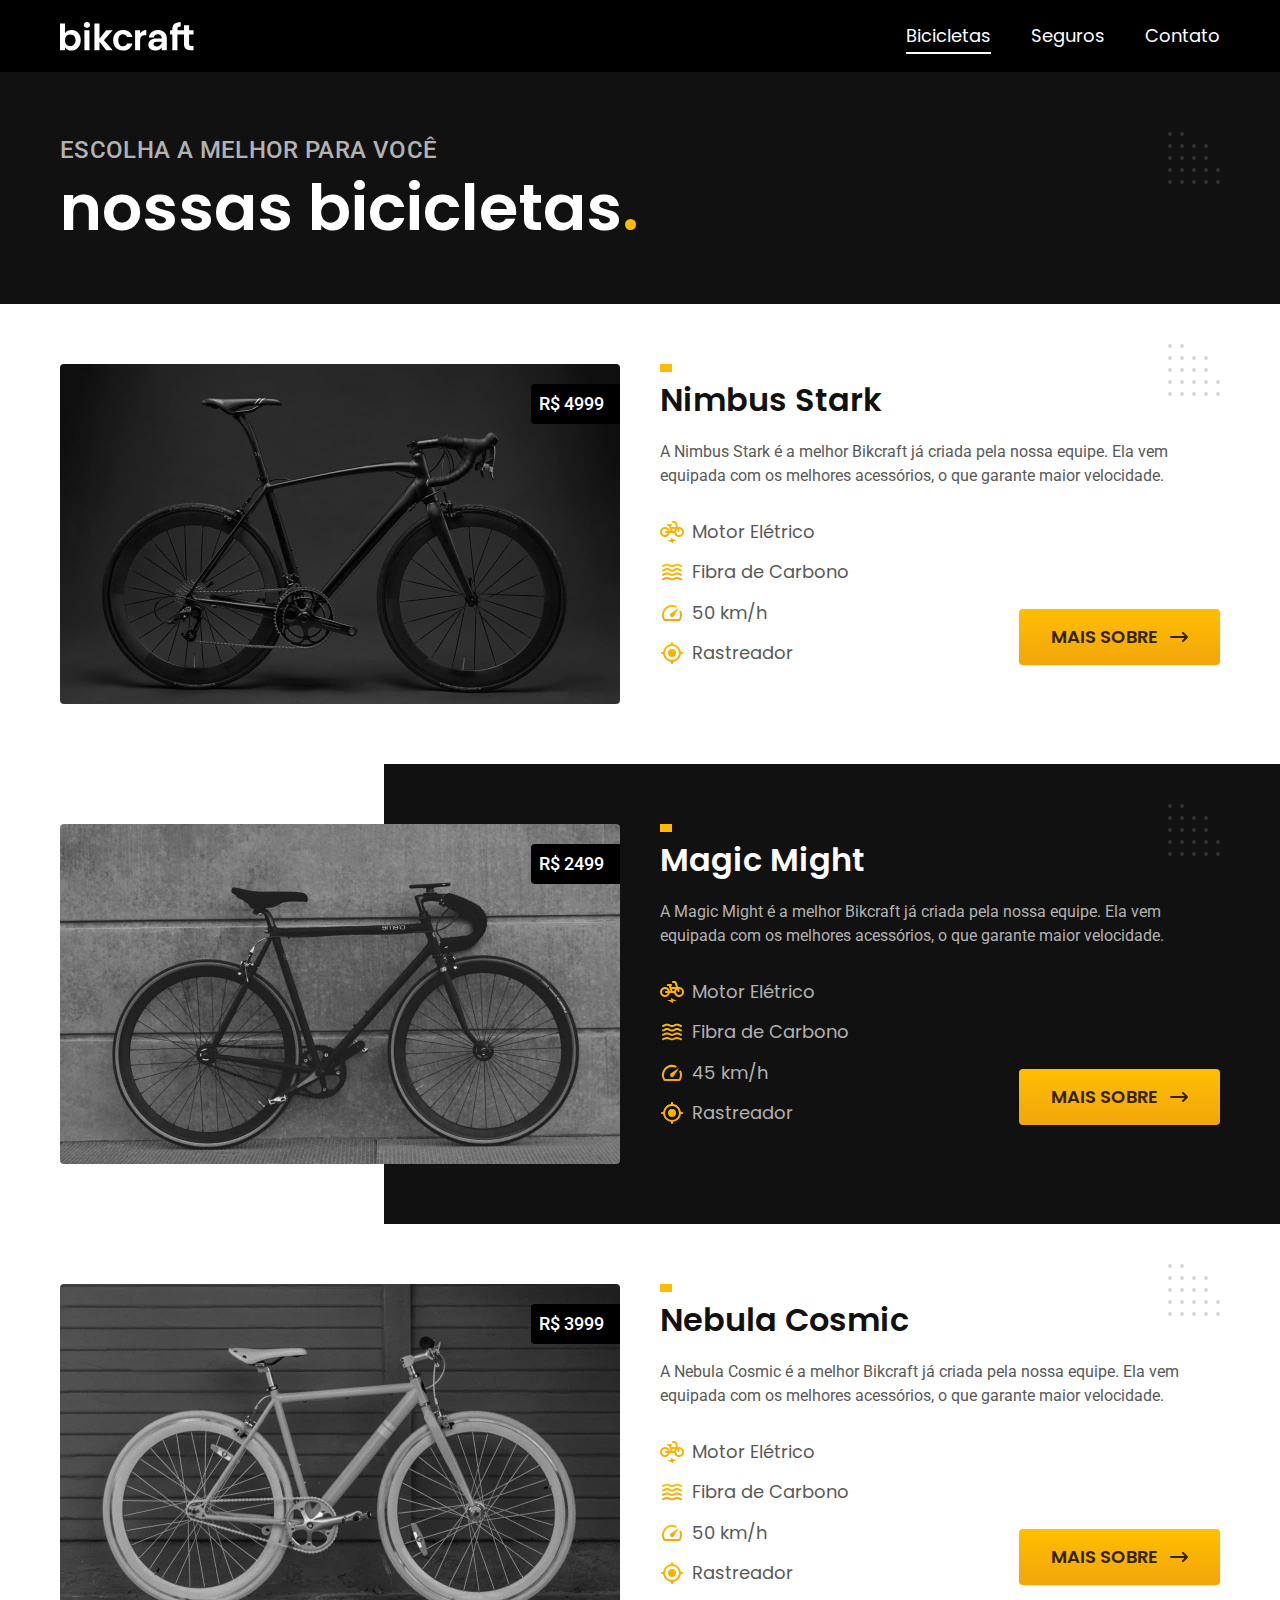
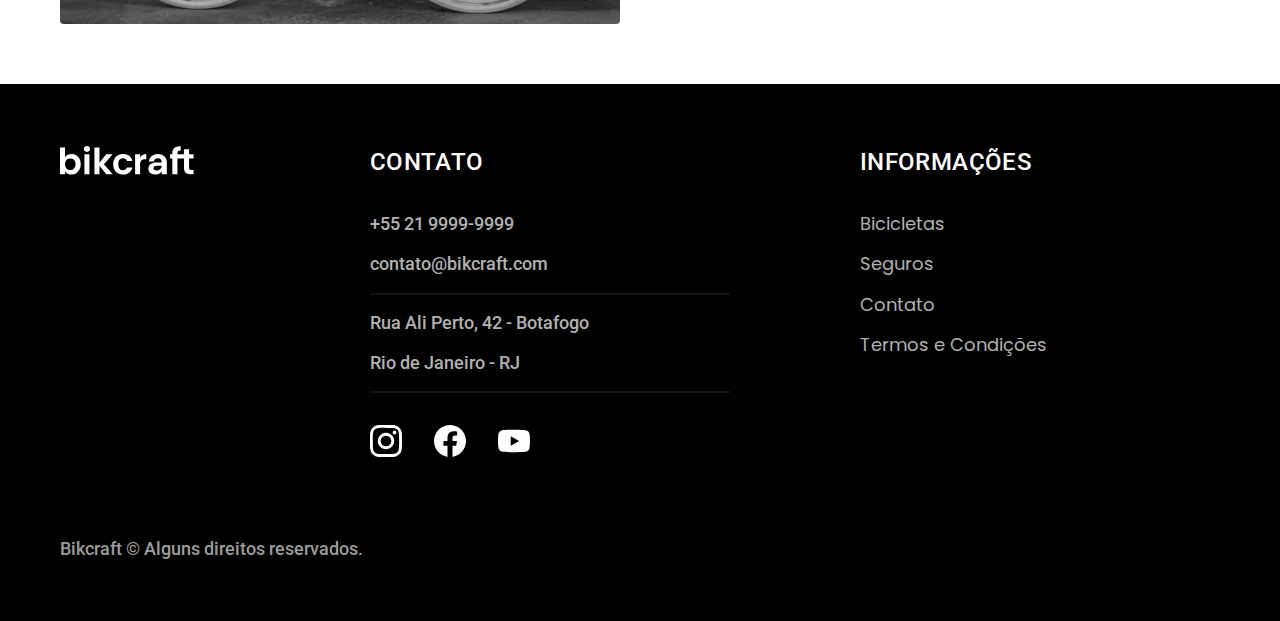
<file: bicicletas.html>
<!DOCTYPE html>
<html lang="pt-br">

<head>
  <meta charset="UTF-8">
  <meta name="viewport" content="width=device-width, initial-scale=1.0">

  <title>Bicicletas | Bikcraft</title>
  <meta name="description" content="Bicicletas">

  <link rel="icon" href="./favicon.svg" type="image/svg+xml">
  <link rel="preload" href="./css/style.min.css" as="style">
  <link rel="stylesheet" href="./css/style.min.css">
  <script>document.documentElement.classList.add('js');</script>

  <link rel="preconnect" href="https://fonts.googleapis.com">
  <link rel="preconnect" href="https://fonts.gstatic.com" crossorigin>
  <link href="https://fonts.googleapis.com/css2?family=Merriweather:ital,opsz,wght@0,18..144,300..900;1,18..144,300..900&family=Poppins&family=Roboto:ital,wght@1,900&display=swap" rel="stylesheet">
</head>

<body id="bicicletas">
  <header class="header-bg">
    <div class="header container">
      <a href="./">
        <img src="./img/bikcraft.svg" width="136" height="32" alt="Bikcraft">
      </a>

      <nav aria-label="primaria">
        <ul class="header-menu font-1-m cor-0">
          <li><a href="./bicicletas.html">Bicicletas</a></li>
          <li><a href="./seguros.html">Seguros</a></li>
          <li><a href="./contato.html">Contato</a></li>
        </ul>
      </nav>
    </div>
  </header>

  <main>
    <div class="titulo-bg">
      <div class="titulo container">
        <p class="font-2-l-b cor-5">Escolha a melhor para você</p>
        <h1 class="font-1-xxl cor-0">nossas bicicletas<span class="cor-p1">.</span></h1>
      </div>
    </div>

    <div class="bicicletas container">
      <div class="bicicletas-imagem">
        <img src="./img/bicicletas/nimbus.jpg" alt="Bicicleta preta">
        <span class="font-2-m cor-0">R$ 4999</span>
      </div>
      <div class="bicicletas-conteudo">
        <h2 class="font-1-xl">Nimbus Stark</h2>
        <p class="font-2-s cor-8">A Nimbus Stark é a melhor Bikcraft já criada pela nossa equipe. Ela vem equipada com os melhores acessórios, o que garante maior velocidade.</p>
        <ul class="font-1-m cor-8">
          <li>
            <img src="./img/icones/eletrica.svg" width="32" height="32" alt="">
            Motor Elétrico
          </li>
          <li>
            <img src="./img/icones/carbono.svg" width="32" height="32" alt="">
            Fibra de Carbono
          </li>
          <li>
            <img src="./img/icones/velocidade.svg" width="32" height="32" alt="">
            50 km/h
          </li>
          <li>
            <img src="./img/icones/rastreador.svg" width="32" height="32" alt="">
            Rastreador
          </li>
        </ul>
        <a class="botao seta" href="./bicicletas/nimbus.html">Mais Sobre</a>
      </div>
    </div>

    <div class="bicicletas-bg">
      <div class="bicicletas container">
        <div class="bicicletas-imagem">
          <img src="./img/bicicletas/magic.jpg" width="1120" height="680" alt="Bicicleta preta">
          <span class="font-2-m cor-0">R$ 2499</span>
        </div>
        <div class="bicicletas-conteudo">
          <h2 class="font-1-xl cor-0">Magic Might</h2>
          <p class="font-2-s cor-5">A Magic Might é a melhor Bikcraft já criada pela nossa equipe. Ela vem equipada com os melhores acessórios, o que garante maior velocidade.</p>
          <ul class="font-1-m cor-5">
            <li>
              <img src="./img/icones/eletrica.svg" width="32" height="32" alt="">
              Motor Elétrico
            </li>
            <li>
              <img src="./img/icones/carbono.svg" width="32" height="32" alt="">
              Fibra de Carbono
            </li>
            <li>
              <img src="./img/icones/velocidade.svg" width="32" height="32" alt="">
              45 km/h
            </li>
            <li>
              <img src="./img/icones/rastreador.svg" width="32" height="32" alt="">
              Rastreador
            </li>
          </ul>
          <a class="botao seta" href="./bicicletas/magic.html">Mais Sobre</a>
        </div>
      </div>
    </div>

    <div class="bicicletas container">
      <div class="bicicletas-imagem">
        <img src="./img/bicicletas/nebula.jpg" width="1120" height="680" alt="Bicicleta preta">
        <span class="font-2-m cor-0">R$ 3999</span>
      </div>
      <div class="bicicletas-conteudo">
        <h2 class="font-1-xl">Nebula Cosmic</h2>
        <p class="font-2-s cor-8">A Nebula Cosmic é a melhor Bikcraft já criada pela nossa equipe. Ela vem equipada com os melhores acessórios, o que garante maior velocidade.</p>
        <ul class="font-1-m cor-8">
          <li>
            <img src="./img/icones/eletrica.svg" width="32" height="32" alt="">
            Motor Elétrico
          </li>
          <li>
            <img src="./img/icones/carbono.svg" width="32" height="32" alt="">
            Fibra de Carbono
          </li>
          <li>
            <img src="./img/icones/velocidade.svg" width="32" height="32" alt="">
            50 km/h
          </li>
          <li>
            <img src="./img/icones/rastreador.svg" width="32" height="32" alt="">
            Rastreador
          </li>
        </ul>
        <a class="botao seta" href="./bicicletas/nebula.html">Mais Sobre</a>
      </div>
    </div>

  </main>

  <footer class="footer-bg">
    <div class="footer container">
      <img src="./img/bikcraft.svg" width="136" height="32" alt="Bikcraft">
      <div class="footer-contato">
        <h3 class="font-2-l-b cor-0">Contato</h3>
        <ul class="font-2-m cor-5">
          <li><a href="tel:+552199999999">+55 21 9999-9999</a></li>
          <li><a href="mailto:contato@bikcraft.com">contato@bikcraft.com</a></li>
          <li>Rua Ali Perto, 42 - Botafogo</li>
          <li>Rio de Janeiro - RJ</li>
        </ul>
        <div class="footer-redes">
          <a href="./">
            <img src="./img/redes/instagram.svg" width="32" height="32" alt="Instagram">
          </a>
          <a href="./">
            <img src="./img/redes/facebook.svg" width="32" height="32" alt="Facebook">
          </a>
          <a href="./">
            <img src="./img/redes/youtube.svg" width="32" height="32" alt="Youtube">
          </a>
        </div>
      </div>
      <div class="footer-informacoes">
        <h3 class="font-2-l-b cor-0">Informações</h3>
        <nav>
          <ul class="font-1-m cor-5">
            <li><a href="./bicicletas.html">Bicicletas</a></li>
            <li><a href="./seguros.html">Seguros</a></li>
            <li><a href="./contato.html">Contato</a></li>
            <li><a href="./termos.html">Termos e Condições</a></li>
          </ul>
        </nav>
      </div>
      <p class="footer-copy font-2-m cor-6">Bikcraft © Alguns direitos reservados.</p>
    </div>
  </footer>
  <script src="./js/script.js"></script>
</body>

</html>
</file>
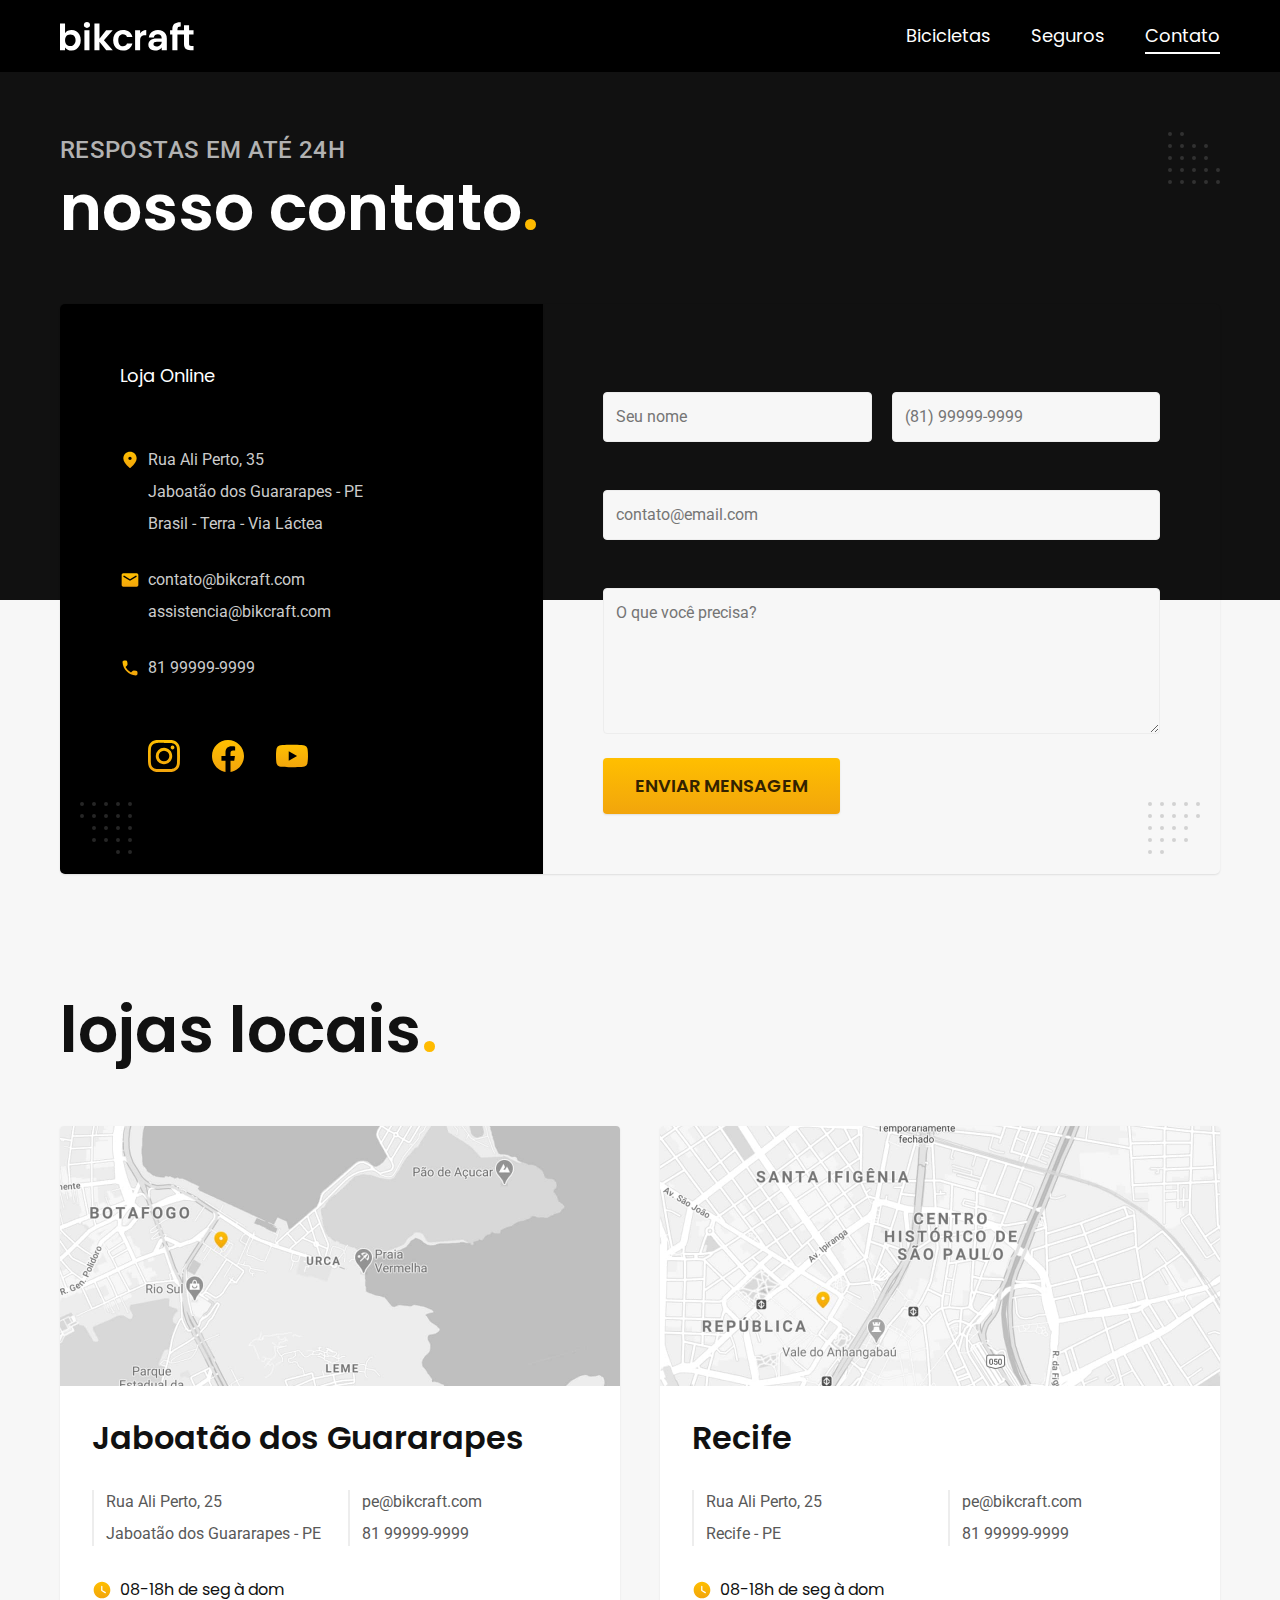
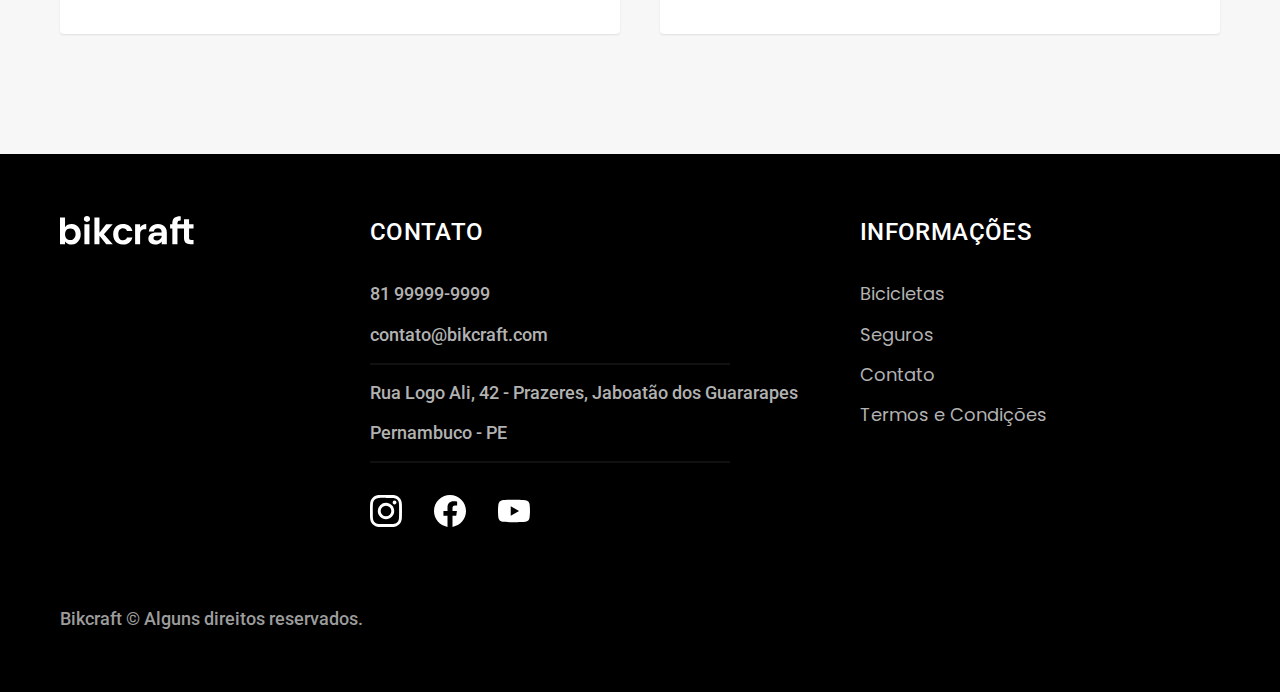
<file: contato.html>
<!DOCTYPE html>
<html lang="pt-br">

<head>
  <meta charset="UTF-8">
  <meta name="viewport" content="width=device-width, initial-scale=1.0">

  <title>Contato | Bikcraft</title>
  <meta name="description" content="Termos e condições.">

  <link rel="icon" href="./favicon.svg" type="image/svg+xml">
  <link rel="preload" href="./css/style.min.css" as="style">
  <link rel="stylesheet" href="./css/style.min.css">

  <link rel="preconnect" href="https://fonts.googleapis.com">
  <link rel="preconnect" href="https://fonts.gstatic.com" crossorigin>
  <link href="https://fonts.googleapis.com/css2?family=Merriweather:ital,wght@1,900&family=Poppins:wght@100;400;600&family=Roboto:wght@100;400;500&display=swap" rel="stylesheet">
  <script>document.documentElement.classList.add('js');</script>

  <link rel="preconnect" href="https://fonts.googleapis.com">
  <link rel="preconnect" href="https://fonts.gstatic.com" crossorigin>
  <link href="https://fonts.googleapis.com/css2?family=Merriweather:ital,opsz,wght@0,18..144,300..900;1,18..144,300..900&family=Poppins&family=Roboto:ital,wght@1,900&display=swap" rel="stylesheet">
</head>

<body id="contato">
  <header class="header-bg">
    <div class="header container">
      <a href="./">
        <img src="./img/bikcraft.svg" width="136" height="32" alt="Bikcraft">
      </a>

      <nav aria-label="primaria">
        <ul class="header-menu font-1-m cor-0">
          <li><a href="./bicicletas.html">Bicicletas</a></li>
          <li><a href="./seguros.html">Seguros</a></li>
          <li><a href="./contato.html">Contato</a></li>
        </ul>
      </nav>
    </div>
  </header>

  <main>
    <div class="titulo-bg">
      <div class="titulo container">
        <p class="font-2-l-b cor-5">Respostas em até 24h</p>
        <h1 class="font-1-xxl cor-0">nosso contato<span class="cor-p1">.</span></h1>
      </div>
    </div>

    <div class="contato container">
      <section class="contato-dados" aria-label="Endereço">
        <h2 class="font-1-m cor-0">Loja Online</h2>
        <div class="contato-endereco font-2-s cor-4">
          <p>Rua Ali Perto, 35</p>
          <p>Jaboatão dos Guararapes - PE</p>
          <p>Brasil - Terra - Via Láctea</p>
        </div>
        <address class="contato-meios font-2-s cor-4">
          <a href="mailto:contato@bikcraft.com">contato@bikcraft.com</a>
          <a href="mailto:assistencia@bikcraft.com">assistencia@bikcraft.com</a>
          <a href="tel:+5581999999999">81 99999-9999</a>
        </address>
        <div class="contato-redes">
          <a href="./">
            <img src="./img/redes/instagram-p.svg" width="32" height="32" alt="Instagram">
          </a> <a href="./">
            <img src="./img/redes/facebook-p.svg" width="32" height="32" alt="Facebook">
          </a> <a href="./">
            <img src="./img/redes/youtube-p.svg" width="32" height="32" alt="Youtube">
          </a>
        </div>
      </section>
      <section class="contato-formulario" aria-label="Formulário">
        <form class="form" action="./contato.html">
          <div>
            <label for="nome">Nome</label>
            <input type="text" id="nome" name="nome" placeholder="Seu nome">
          </div>
          <div>
            <label for="Telefone">Telefone</label>
            <input type="text" id="Telefone" name="Telefone" placeholder="(81) 99999-9999">
          </div>
          <div class="col-2">
            <label for="email">Email</label>
            <input type="email" id="email" name="email" placeholder="contato@email.com">
          </div>
          <div class="col-2">
            <label for="mensagem">Mensagem</label>
            <textarea rows="5" id="mensagem" name="mensagem" placeholder="O que você precisa?"></textarea>
          </div>
          <button class="botao col-2">Enviar Mensagem</button>
        </form>
      </section>
    </div>
  </main>

  <article class="lojas container">
    <h2 class="font-1-xxl">lojas locais<span class="cor-p1">.</span></h2>
    <div class="lojas-item">
      <img src="./img/lojas/rj.jpg" width="1120" height="520" alt="mapa marcando o endereço em Rua Ali Perto, 25 - Jaboatão dos Guararapes - PE">
      <div class="lojas-conteudo">
        <h3 class="font-1-xl">Jaboatão dos Guararapes</h3>
        <div class="lojas-dados font-2-s cor-8">
          <p>Rua Ali Perto, 25</p>
          <p>Jaboatão dos Guararapes - PE</p>
        </div>
        <div class="lojas-dados font-2-s cor-8">
          <a href="mailto:pe@bikcraft.com">pe@bikcraft.com</a>
          <a href="tel:+5581999999999">81 99999-9999</a>
        </div>
        <p class="lojas-tempo font-1-s"><img src="./img/icones/horario.svg" width="20" height="20" alt="">08-18h de seg à dom</p>
      </div>
    </div>

    <div class="lojas-item">
      <img src="./img/lojas/sp.jpg" width="1120" height="520" alt="mapa marcando o endereço em Rua Ali Perto, 25 - Recife - PE">
      <div class="lojas-conteudo">
        <h3 class="font-1-xl">Recife</h3>
        <div class="lojas-dados font-2-s cor-8">
          <p>Rua Ali Perto, 25</p>
          <p>Recife - PE</p>
        </div>
        <div class="lojas-dados font-2-s cor-8">
          <a href="mailto:pe@bikcraft.com">pe@bikcraft.com</a>
          <a href="tel:+5581999999999">81 99999-9999</a>
        </div>
        <p class="lojas-tempo font-1-s"><img src="./img/icones/horario.svg" width="20" height="20" alt="">08-18h de seg à dom</p>
      </div>
    </div>
  </article>

  <footer class="footer-bg">
    <div class="footer container">
      <img src="./img/bikcraft.svg" width="136" height="32" alt="Bikcraft">
      <div class="footer-contato">
        <h3 class="font-2-l-b cor-0">Contato</h3>
        <ul class="font-2-m cor-5">
          <li><a href="tel:+5581999999999">81 99999-9999</a></li>
          <li><a href="mailto:contato@bikcraft.com">contato@bikcraft.com</a></li>
          <li><a href="mailto:contato@bikcraft.com">Rua Logo Ali, 42 - Prazeres, Jaboatão dos Guararapes</a></li>
          <li><a href="mailto:contato@bikcraft.com">Pernambuco - PE</a></li>
        </ul>
        <div class="footer-redes">
          <a href="./">
            <img src="./img/redes/instagram.svg" width="32" height="32" alt="Instagram">
          </a> <a href="./">
            <img src="./img/redes/facebook.svg" width="32" height="32" alt="Facebook">
          </a> <a href="./">
            <img src="./img/redes/youtube.svg" width="32" height="32" alt="Youtube">
          </a>
        </div>
      </div>
      <div class="footer-infomacoes">
        <h3 class="font-2-l-b cor-0">Informações</h3>
        <nav>
          <ul class="font-1-m cor-5">
            <li><a href="./bicicletas.html">Bicicletas</a></li>
            <li><a href="./seguros.html"></a>Seguros</li>
            <li><a href="./contato.html"></a>Contato</li>
            <li><a href="./termos.html">Termos e Condições</a></li>
          </ul>
        </nav>
      </div>
      <p class="footer-copy font-2-m cor-6">Bikcraft © Alguns direitos reservados.</p>
    </div>
  </footer>
  <script src="./js/script.js"></script>
</body>

</html>
</file>
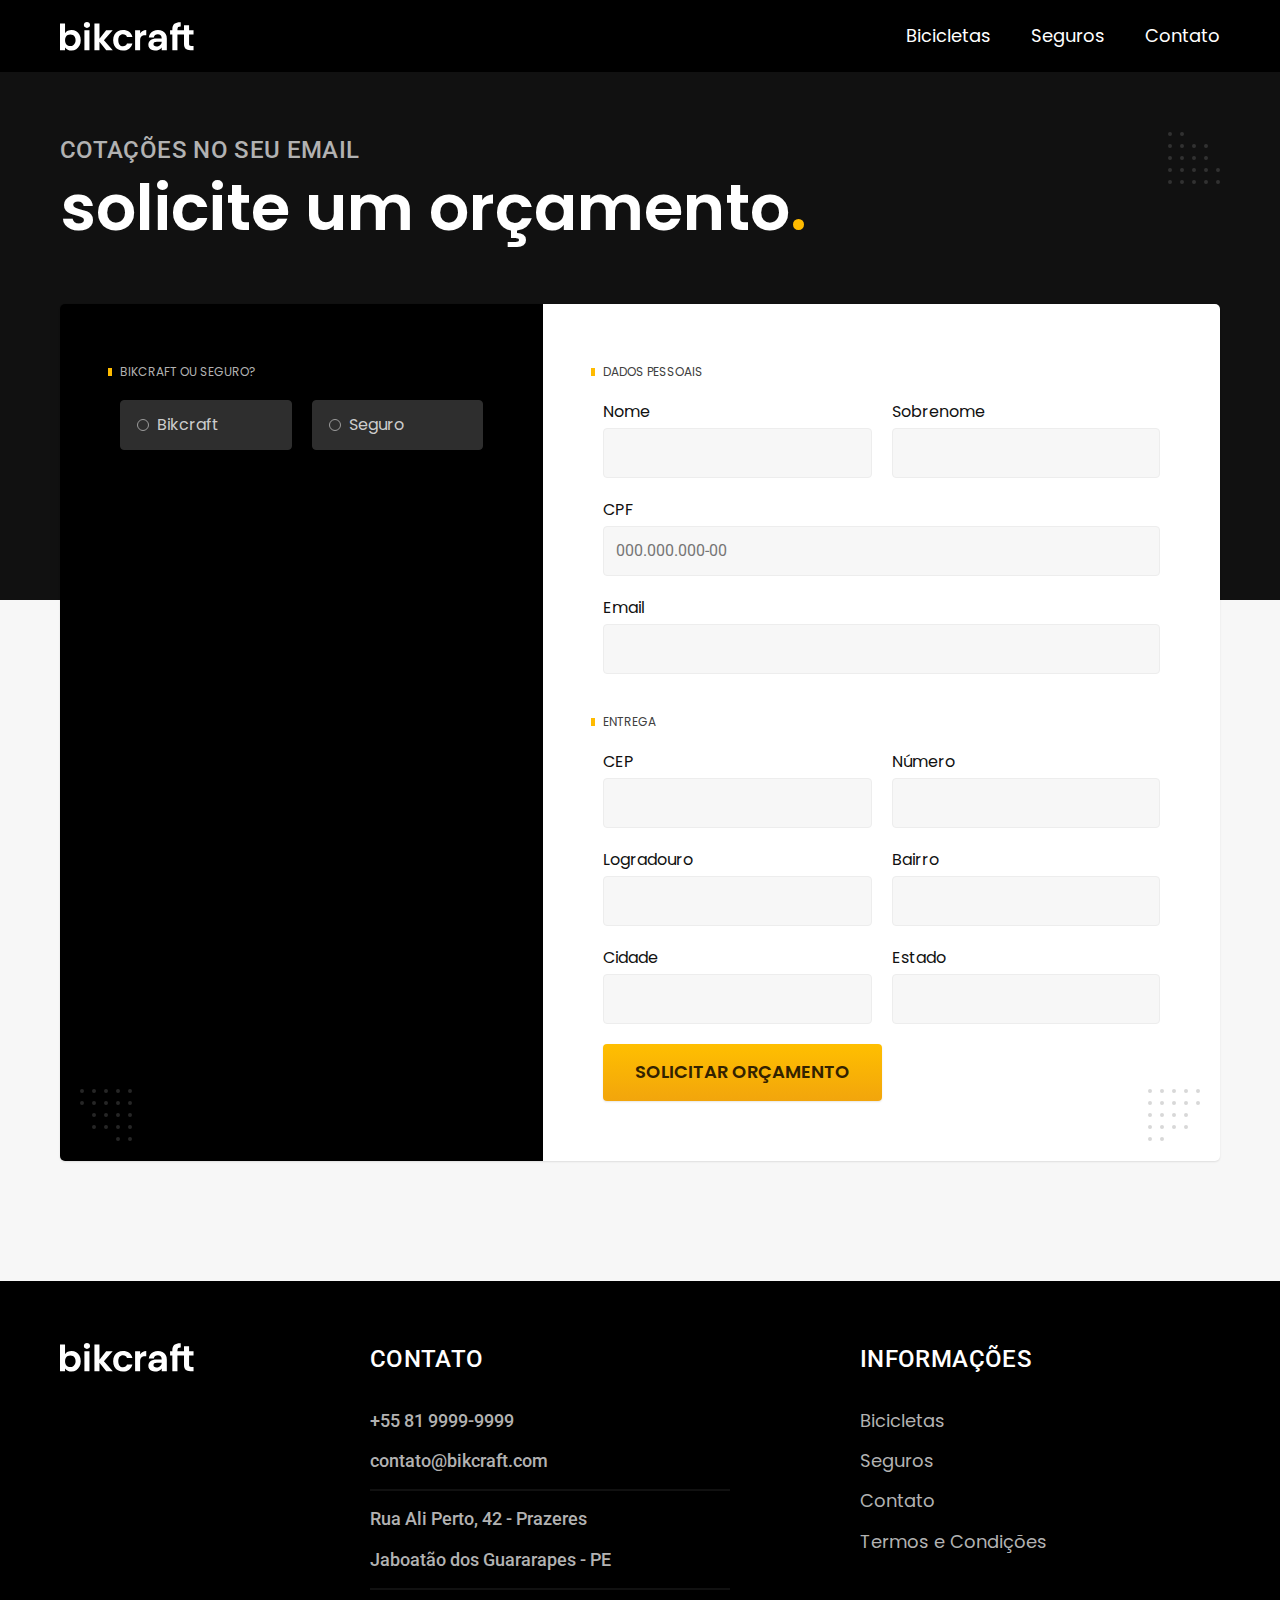
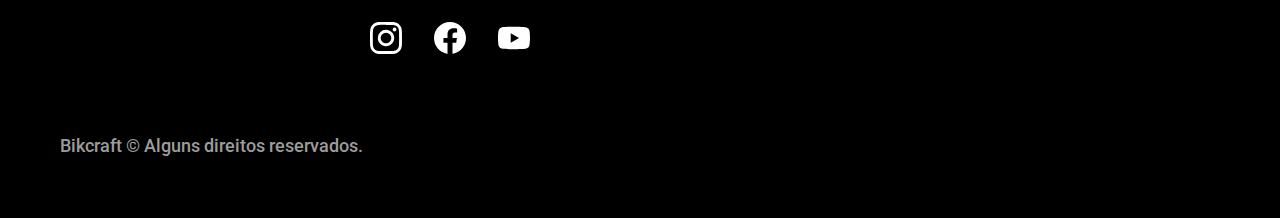
<file: orcamento.html>
<!DOCTYPE html>
<html lang="pt-br">

<head>
  <meta charset="UTF-8">
  <meta name="viewport" content="width=device-width, initial-scale=1.0">

  <title>Orçamento | Bikcraft</title>
  <meta name="description" content="Orçamento.">

  <link rel="icon" href="./favicon.svg" type="image/svg+xml">
  <link rel="preload" href="./css/style.min.css" as="style">
  <link rel="stylesheet" href="./css/style.min.css">
  <script>document.documentElement.classList.add('js');</script>

  <link rel="preconnect" href="https://fonts.googleapis.com">
  <link rel="preconnect" href="https://fonts.gstatic.com" crossorigin>
  <link href="https://fonts.googleapis.com/css2?family=Merriweather:ital,opsz,wght@0,18..144,300..900;1,18..144,300..900&family=Poppins&family=Roboto:ital,wght@1,900&display=swap" rel="stylesheet">
</head>

<body id="orcamento">
  <header class="header-bg">
    <div class="header container">
      <a href="./">
        <img src="./img/bikcraft.svg" width="136" height="32" alt="Bikcraft">
      </a>

      <nav aria-label="primaria">
        <ul class="header-menu font-1-m cor-0">
          <li><a href="./bicicletas.html">Bicicletas</a></li>
          <li><a href="./seguros.html">Seguros</a></li>
          <li><a href="./contato.html">Contato</a></li>
        </ul>
      </nav>
    </div>
  </header>

  <main>
    <div class="titulo-bg">
      <div class="titulo container">
        <p class="font-2-l-b cor-5">Cotações no seu email</p>
        <h1 class="font-1-xxl cor-0">solicite um orçamento<span class="cor-p1">.</span></h1>
      </div>
    </div>

    <form class="orcamento container" action="./orcamento.html">
      <div class="orcamento-produto">
        <h2 class="font-1-xs cor-5">Bikcraft ou Seguro?</h2>

        <input type="radio" name="tipo" value="bikcraft" id="bikcraft">
        <label for="bikcraft">Bikcraft</label>

        <input type="radio" name="tipo" value="seguro" id="seguro">
        <label for="seguro">Seguro</label>

        <div class="orcamento-conteudo" id="orcamento-bikcraft">
          <h2 class="font-1-xs cor-5">Escolha a sua</h2>

          <input type="radio" name="produto" value="nimbus" id="nimbus">
          <label for="nimbus">Nimbus Stark <span>R$ 4999</span></label>
          <div class="orcamento-detalhes">
            <ul class="font-1-xs cor-8">
              <li><img src="./img/icones/eletrica.svg" width="32" height="32" alt=""> Motor Elétrico</li>
              <li><img src="./img/icones/carbono.svg" width="32" height="32" alt=""> Fibra de Carbono</li>
              <li><img src="./img/icones/velocidade.svg" width="32" height="32" alt=""> 50 km/h</li>
              <li><img src="./img/icones/rastreador.svg" width="32" height="32" alt=""> Rastreador</li>
            </ul>
            <img src="./img/bicicletas/nimbus.jpg" width="1120" height="680" alt="Bicicleta preta">
          </div>

          <input type="radio" name="produto" value="magic" id="magic">
          <label for="magic">Magic Might <span>R$ 2499</span></label>
          <div class="orcamento-detalhes">
            <ul class="font-1-xs cor-8">
              <li><img src="./img/icones/eletrica.svg" width="32" height="32" alt=""> Motor Elétrico</li>
              <li><img src="./img/icones/carbono.svg" width="32" height="32" alt=""> Fibra de Carbono</li>
              <li><img src="./img/icones/velocidade.svg" width="32" height="32" alt=""> 45 km/h</li>
              <li><img src="./img/icones/rastreador.svg" width="32" height="32" alt=""> Rastreador</li>
            </ul>
            <img src="./img/bicicletas/magic.jpg" width="1120" height="680" alt="Bicicleta preta">
          </div>

          <input type="radio" name="produto" value="nebula" id="nebula">
          <label for="nebula">Nebula Cosmic <span>R$ 3999</span></label>
          <div class="orcamento-detalhes">
            <ul class="font-1-xs cor-8">
              <li><img src="./img/icones/eletrica.svg" width="32" height="32" alt=""> Motor Elétrico</li>
              <li><img src="./img/icones/carbono.svg" width="32" height="32" alt=""> Fibra de Carbono</li>
              <li><img src="./img/icones/velocidade.svg" width="32" height="32" alt=""> 40 km/h</li>
              <li><img src="./img/icones/rastreador.svg" width="32" height="32" alt=""> Rastreador</li>
            </ul>
            <img src="./img/bicicletas/nebula.jpg" width="1120" height="680" alt="Bicicleta branca">
          </div>

        </div>

        <div class="orcamento-conteudo" id="orcamento-seguro">
          <h2 class="font-1-xs cor-5">Escolha o plano</h2>

          <input type="radio" name="produto" value="prata" id="prata">
          <label for="prata">Prata <span>R$ 199</span></label>

          <input type="radio" name="produto" value="ouro" id="ouro">
          <label for="ouro">Ouro <span>R$ 299</span></label>
        </div>
      </div>
      <div class="orcamento-dados form">
        <h2 class="font-1-xs cor-9 col-2">dados pessoais</h2>
        <div>
          <label for="nome">Nome</label>
          <input type="text" id="nome" name="nome">
        </div>
        <div>
          <label for="sobrenome">Sobrenome</label>
          <input type="text" id="sobrenome" name="sobrenome">
        </div>
        <div class="col-2">
          <label for="cpf">CPF</label>
          <input type="text" id="cpf" name="cpf" placeholder="000.000.000-00">
        </div>
        <div class="col-2">
          <label for="email">Email</label>
          <input type="email" id="email" name="email">
        </div>
        <h2 class="font-1-xs cor-9 col-2">entrega</h2>
        <div>
          <label for="cep">CEP</label>
          <input type="text" id="cep" name="cep">
        </div>
        <div>
          <label for="numero">Número</label>
          <input type="text" id="numero" name="numero">
        </div>
        <div>
          <label for="logradouro">Logradouro</label>
          <input type="text" id="logradouro" name="logradouro">
        </div>
        <div>
          <label for="bairro">Bairro</label>
          <input type="text" id="bairro" name="bairro">
        </div>
        <div>
          <label for="cidade">Cidade</label>
          <input type="text" id="cidade" name="cidade">
        </div>
        <div>
          <label for="estado">Estado</label>
          <input type="text" id="estado" name="estado">
        </div>
        <button class="botao col-2">Solicitar Orçamento</button>
      </div>
    </form>
  </main>

  <footer class="footer-bg">
    <div class="footer container">
      <img src="./img/bikcraft.svg" width="136" height="32" alt="Bikcraft">
      <div class="footer-contato">
        <h3 class="font-2-l-b cor-0">Contato</h3>
        <ul class="font-2-m cor-5">
          <li><a href="tel:+558199999999">+55 81 9999-9999</a></li>
          <li><a href="mailto:contato@bikcraft.com">contato@bikcraft.com</a></li>
          <li>Rua Ali Perto, 42 - Prazeres</li>
          <li>Jaboatão dos Guararapes - PE</li>
        </ul>
        <div class="footer-redes">
          <a href="./">
            <img src="./img/redes/instagram.svg" width="32" height="32" alt="Instagram">
          </a>
          <a href="./">
            <img src="./img/redes/facebook.svg" width="32" height="32" alt="Facebook">
          </a>
          <a href="./">
            <img src="./img/redes/youtube.svg" width="32" height="32" alt="Youtube">
          </a>
        </div>
      </div>
      <div class="footer-informacoes">
        <h3 class="font-2-l-b cor-0">Informações</h3>
        <nav>
          <ul class="font-1-m cor-5">
            <li><a href="./bicicletas.html">Bicicletas</a></li>
            <li><a href="./seguros.html">Seguros</a></li>
            <li><a href="./contato.html">Contato</a></li>
            <li><a href="./termos.html">Termos e Condições</a></li>
          </ul>
        </nav>
      </div>
      <p class="footer-copy font-2-m cor-6">Bikcraft © Alguns direitos reservados.</p>
    </div>
  </footer>
  <script src="./js/script.js"></script>
</body>

</html>
</file>
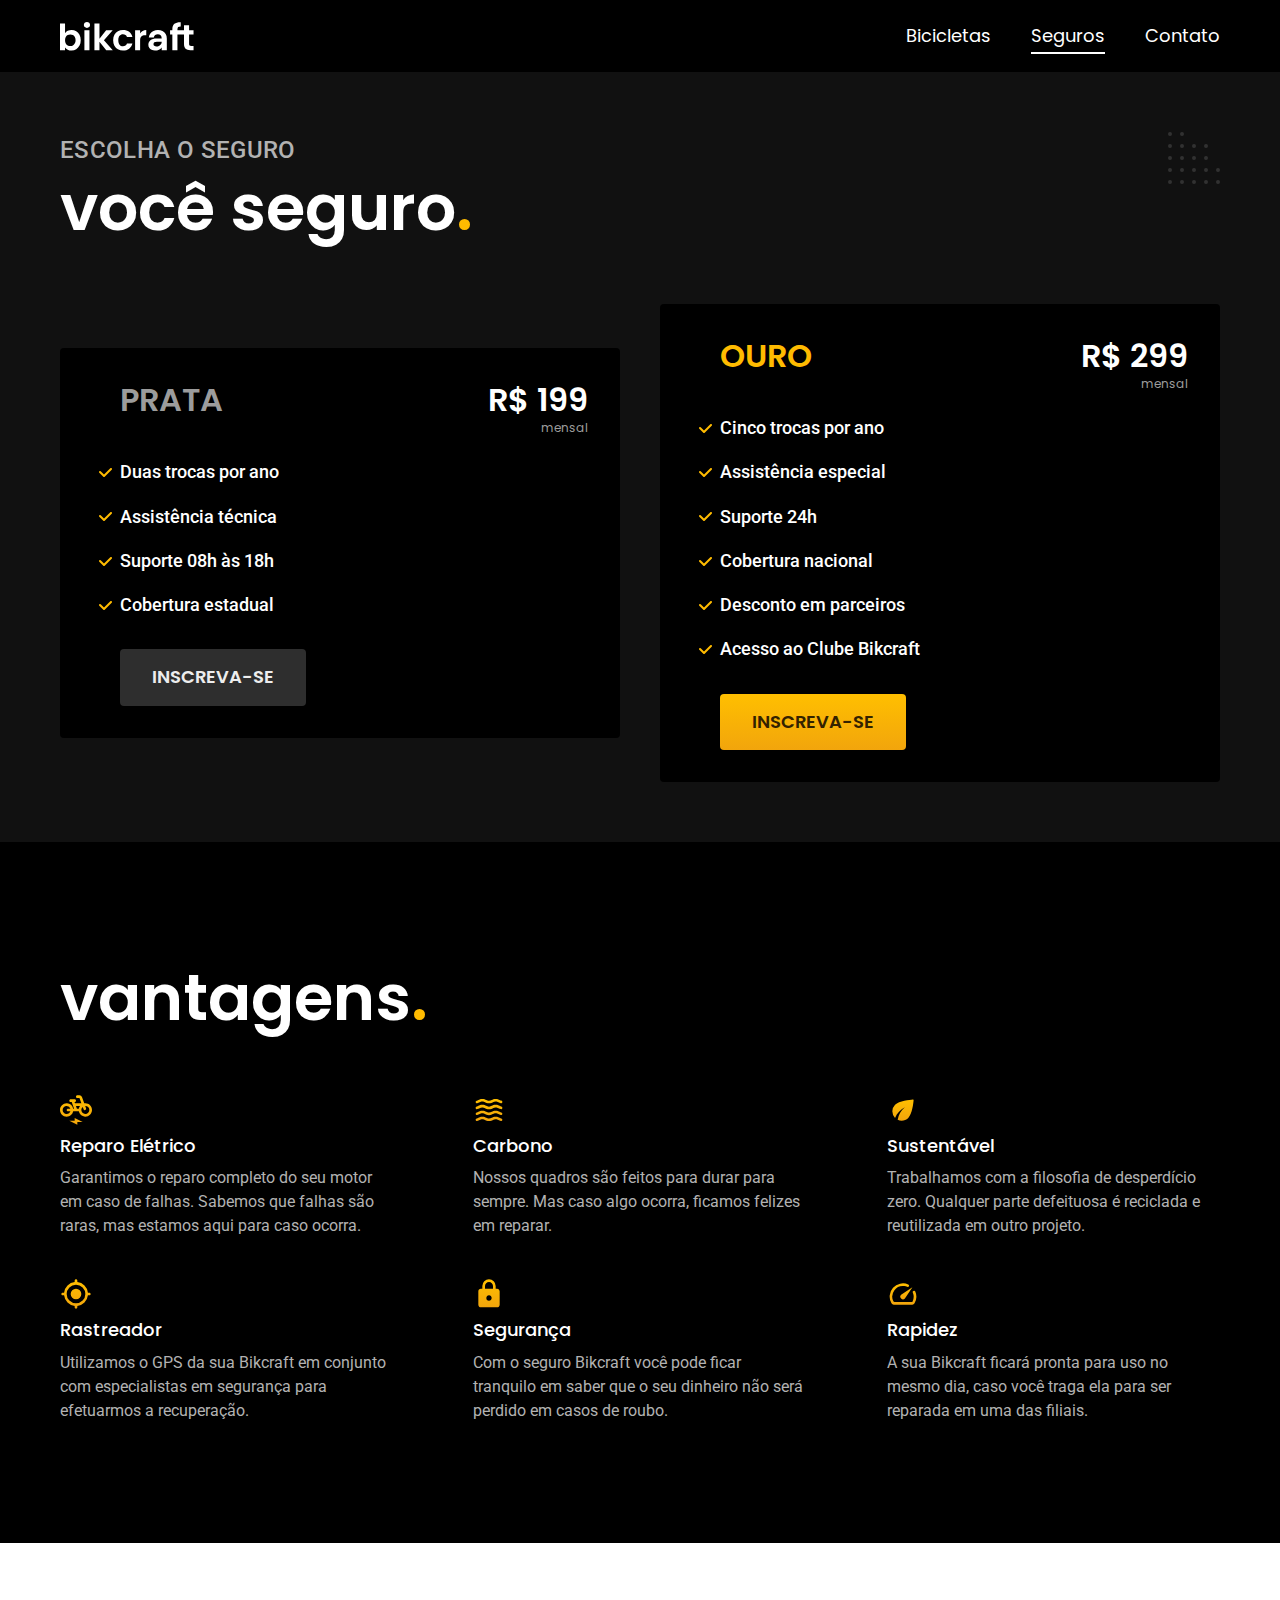
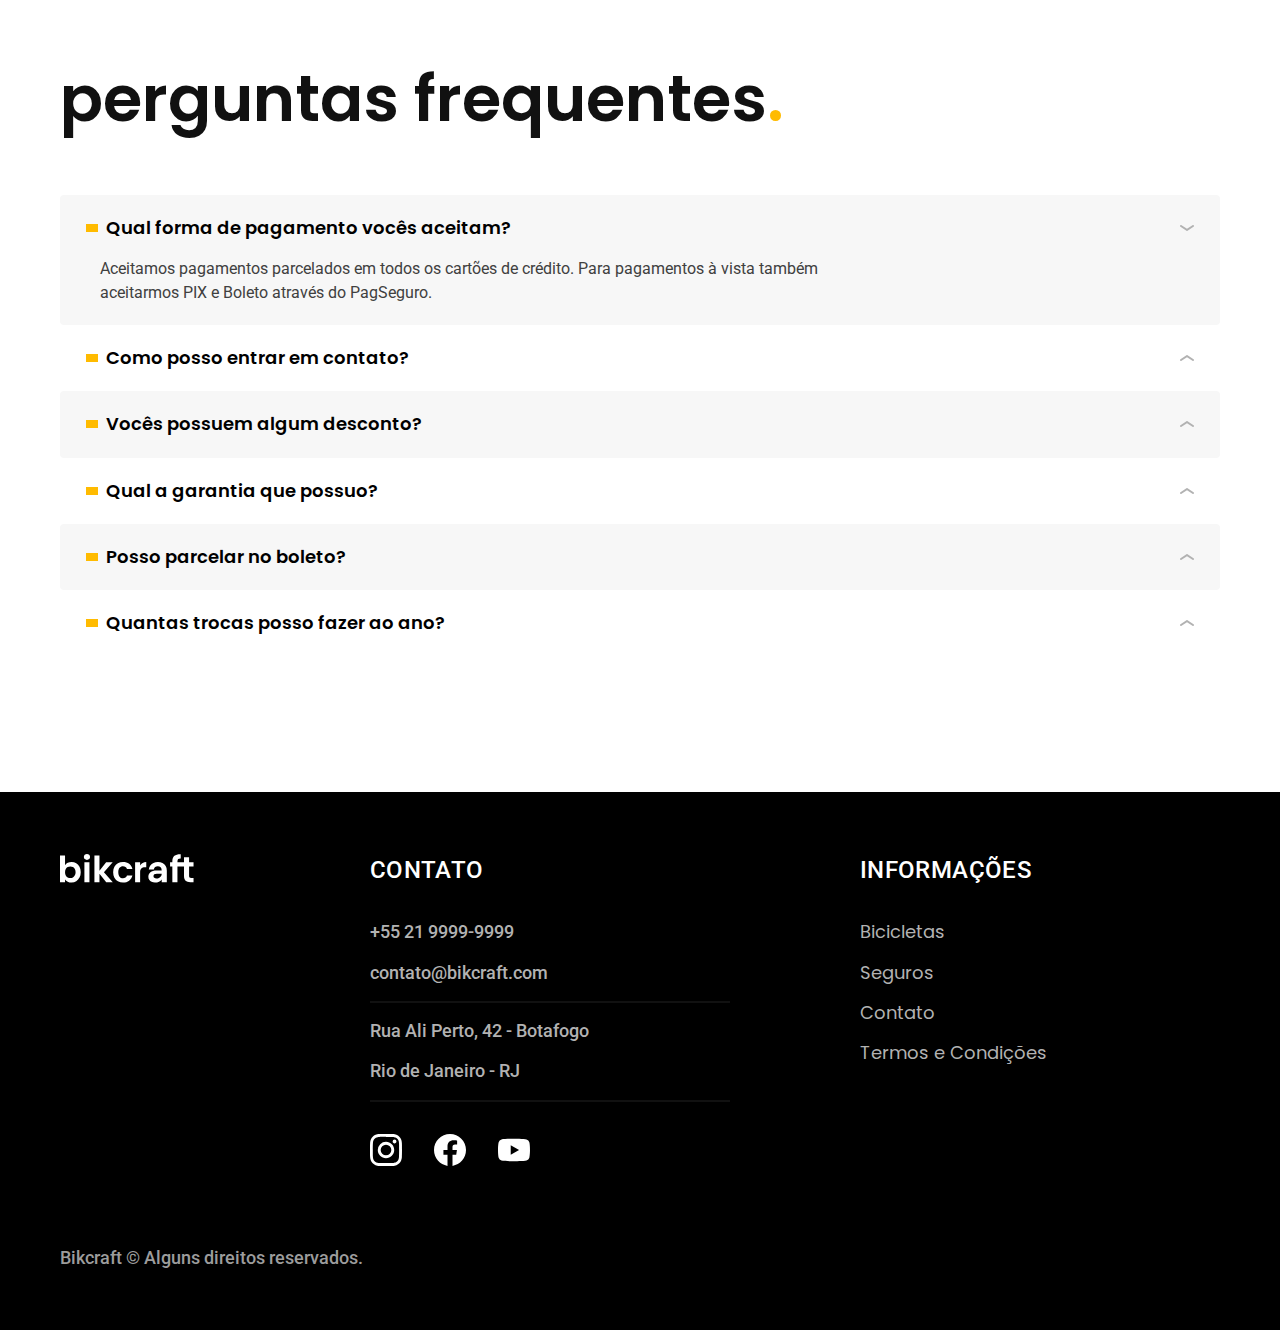
<file: seguros.html>
<!DOCTYPE html>
<html lang="pt-br">

<head>
  <meta charset="UTF-8">
  <meta name="viewport" content="width=device-width, initial-scale=1.0">

  <title>Seguros | Bikcraft</title>
  <meta name="description" content="Seguros.">

  <link rel="icon" href="./favicon.svg" type="image/svg+xml">
  <link rel="preload" href="./css/style.min.css" as="style">
  <link rel="stylesheet" href="./css/style.min.css">
  <script>document.documentElement.classList.add('js');</script>

  <link rel="preconnect" href="https://fonts.googleapis.com">
  <link rel="preconnect" href="https://fonts.gstatic.com" crossorigin>
  <link href="https://fonts.googleapis.com/css2?family=Merriweather:ital,opsz,wght@0,18..144,300..900;1,18..144,300..900&family=Poppins&family=Roboto:ital,wght@1,900&display=swap" rel="stylesheet">
</head>

<body id="seguros">
  <header class="header-bg">
    <div class="header container">
      <a href="./">
        <img src="./img/bikcraft.svg" alt="Bikcraft">
      </a>

      <nav aria-label="primaria">
        <ul class="header-menu font-1-m cor-0">
          <li><a href="./bicicletas.html">Bicicletas</a></li>
          <li><a href="./seguros.html">Seguros</a></li>
          <li><a href="./contato.html">Contato</a></li>
        </ul>
      </nav>
    </div>
  </header>

  <main class="seguros-bg">
    <div class="titulo-bg">
      <div class="titulo container">
        <p class="font-2-l-b cor-5">Escolha o seguro</p>
        <h1 class="font-1-xxl cor-0">você seguro<span class="cor-p1">.</span></h1>
      </div>
    </div>

    <div class="seguros container">

      <div class="seguros-item fadeinLeft" data-anime="200">
        <h3 class="font-1-xl cor-6">PRATA</h3>
        <span class="font-1-xl cor-0">R$ 199 <span class="font-1-xs cor-6">mensal</span></span>
        <ul class="font-2-m cor-0">
          <li>Duas trocas por ano</li>
          <li>Assistência técnica</li>
          <li>Suporte 08h às 18h</li>
          <li>Cobertura estadual</li>
        </ul>
        <a class="botao secundario" href="./orcamento.html?tipo=seguro&produto=prata">Inscreva-se</a>
      </div>

      <div class="seguros-item fadeinRight" data-anime="400">
        <h3 class="font-1-xl cor-p1">OURO</h3>
        <span class="font-1-xl cor-0">R$ 299 <span class="font-1-xs cor-6">mensal</span></span>
        <ul class="font-2-m cor-0">
          <li>Cinco trocas por ano</li>
          <li>Assistência especial</li>
          <li>Suporte 24h</li>
          <li>Cobertura nacional</li>
          <li>Desconto em parceiros</li>
          <li>Acesso ao Clube Bikcraft</li>
        </ul>
        <a class="botao" href="./orcamento.html?tipo=seguro&produto=ouro">Inscreva-se</a>
      </div>
    </div>
  </main>

  <article class="vantagens-bg">
    <div class="vantagens container">
      <h2 class="font-1-xxl cor-0">vantagens<span class="cor-p1">.</span></h2>
      <ul>
        <li>
          <img src="./img/icones/eletrica.svg" alt="">
          <h3 class="font-1-l cor-0">Reparo Elétrico</h3>
          <p class="font-2-s cor-5">Garantimos o reparo completo do seu motor em caso de falhas. Sabemos que falhas são raras, mas estamos aqui para caso ocorra.</p>
        </li>
        <li>
          <img src="./img/icones/carbono.svg" alt="">
          <h3 class="font-1-l cor-0">Carbono</h3>
          <p class="font-2-s cor-5">Nossos quadros são feitos para durar para sempre. Mas caso algo ocorra, ficamos felizes em reparar.</p>
        </li>
        <li>
          <img src="./img/icones/sustentavel.svg" alt="">
          <h3 class="font-1-l cor-0">Sustentável</h3>
          <p class="font-2-s cor-5">Trabalhamos com a filosofia de desperdício zero. Qualquer parte defeituosa é reciclada e reutilizada em outro projeto.</p>
        </li>
        <li>
          <img src="./img/icones/rastreador.svg" alt="">
          <h3 class="font-1-l cor-0">Rastreador</h3>
          <p class="font-2-s cor-5">Utilizamos o GPS da sua Bikcraft em conjunto com especialistas em segurança para efetuarmos a recuperação.</p>
        </li>
        <li>
          <img src="./img/icones/seguro.svg" alt="">
          <h3 class="font-1-l cor-0">Segurança</h3>
          <p class="font-2-s cor-5">Com o seguro Bikcraft você pode ficar tranquilo em saber que o seu dinheiro não será perdido em casos de roubo.</p>
        </li>
        <li>
          <img src="./img/icones/velocidade.svg" alt="">
          <h3 class="font-1-l cor-0">Rapidez</h3>
          <p class="font-2-s cor-5">A sua Bikcraft ficará pronta para uso no mesmo dia, caso você traga ela para ser reparada em uma das filiais.</p>
        </li>
      </ul>
    </div>
  </article>

  <article class="perguntas container">
    <h2 class="font-1-xxl">perguntas frequentes<span class="cor-p1">.</span></h2>

    <dl>
      <div>
        <dt><button class="font-1-m-b" aria-controls="pergunta1" aria-expanded="true">Qual forma de pagamento vocês aceitam?</button></dt>
        <dd id="pergunta1" class="font-2-s cor-9 ativa">Aceitamos pagamentos parcelados em todos os cartões de crédito. Para pagamentos à vista também aceitarmos PIX e Boleto através do PagSeguro.</dd>
      </div>
      <div>
        <dt><button class="font-1-m-b" aria-controls="pergunta2" aria-expanded="false">Como posso entrar em contato?</button></dt>
        <dd id="pergunta2" class="font-2-s cor-9">Aceitamos pagamentos parcelados em todos os cartões de crédito. Para pagamentos à vista também aceitarmos PIX e Boleto através do PagSeguro.</dd>
      </div>
      <div>
        <dt><button class="font-1-m-b" aria-controls="pergunta3" aria-expanded="false">Vocês possuem algum desconto?</button></dt>
        <dd id="pergunta3" class="font-2-s cor-9">Aceitamos pagamentos parcelados em todos os cartões de crédito. Para pagamentos à vista também aceitarmos PIX e Boleto através do PagSeguro.</dd>
      </div>
      <div>
        <dt><button class="font-1-m-b" aria-controls="pergunta4" aria-expanded="false">Qual a garantia que possuo?</button></dt>
        <dd id="pergunta4" class="font-2-s cor-9">Aceitamos pagamentos parcelados em todos os cartões de crédito. Para pagamentos à vista também aceitarmos PIX e Boleto através do PagSeguro.</dd>
      </div>
      <div>
        <dt><button class="font-1-m-b" aria-controls="pergunta5" aria-expanded="false">Posso parcelar no boleto?</button></dt>
        <dd id="pergunta5" class="font-2-s cor-9">Aceitamos pagamentos parcelados em todos os cartões de crédito. Para pagamentos à vista também aceitarmos PIX e Boleto através do PagSeguro.</dd>
      </div>
      <div>
        <dt><button class="font-1-m-b" aria-controls="pergunta6" aria-expanded="false">Quantas trocas posso fazer ao ano?</button></dt>
        <dd id="pergunta6" class="font-2-s cor-9">Aceitamos pagamentos parcelados em todos os cartões de crédito. Para pagamentos à vista também aceitarmos PIX e Boleto através do PagSeguro.</dd>
      </div>
    </dl>
  </article>

  <footer class="footer-bg">
    <div class="footer container">
      <img src="./img/bikcraft.svg" alt="Bikcraft">
      <div class="footer-contato">
        <h3 class="font-2-l-b cor-0">Contato</h3>
        <ul class="font-2-m cor-5">
          <li><a href="tel:+552199999999">+55 21 9999-9999</a></li>
          <li><a href="mailto:contato@bikcraft.com">contato@bikcraft.com</a></li>
          <li>Rua Ali Perto, 42 - Botafogo</li>
          <li>Rio de Janeiro - RJ</li>
        </ul>
        <div class="footer-redes">
          <a href="./">
            <img src="./img/redes/instagram.svg" alt="Instagram">
          </a>
          <a href="./">
            <img src="./img/redes/facebook.svg" alt="Facebook">
          </a>
          <a href="./">
            <img src="./img/redes/youtube.svg" alt="Youtube">
          </a>
        </div>
      </div>
      <div class="footer-informacoes">
        <h3 class="font-2-l-b cor-0">Informações</h3>
        <nav>
          <ul class="font-1-m cor-5">
            <li><a href="./bicicletas.html">Bicicletas</a></li>
            <li><a href="./seguros.html">Seguros</a></li>
            <li><a href="./contato.html">Contato</a></li>
            <li><a href="./termos.html">Termos e Condições</a></li>
          </ul>
        </nav>
      </div>
      <p class="footer-copy font-2-m cor-6">Bikcraft © Alguns direitos reservados.</p>
    </div>
  </footer>

  <script src="./js/plugins/simple-anime.js"></script>
  <script src="./js/script.js"></script>
</body>

</html>
</file>
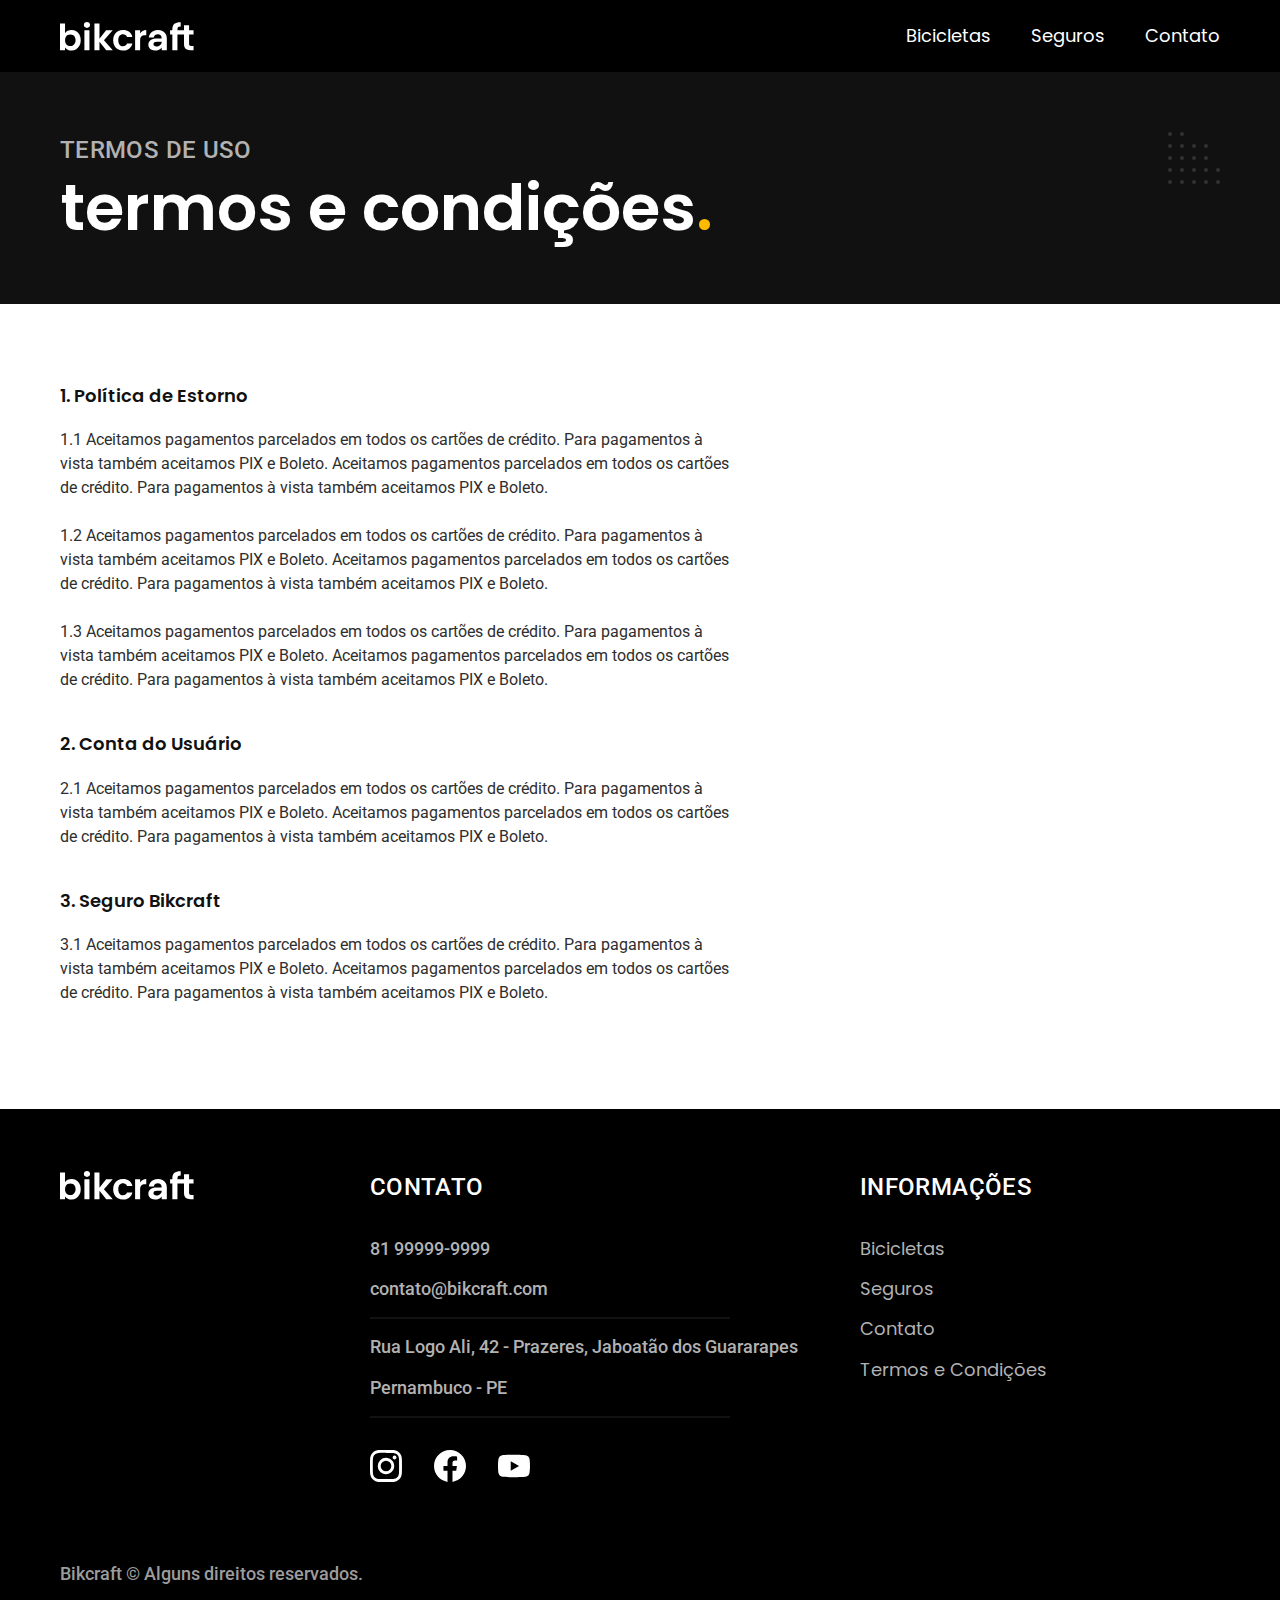
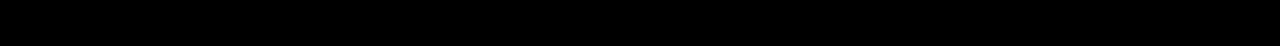
<file: termos.html>
<!DOCTYPE html>
<html lang="pt-br">

<head>
  <meta charset="UTF-8">
  <meta name="viewport" content="width=device-width, initial-scale=1.0">

  <title>Termos e Condições | Bikcraft</title>
  <meta name="description" content="Termos e condições.">

  <link rel="icon" href="./favicon.svg" type="image/svg+xml">
  <link rel="preload" href="./css/style.min.css" as="style">
  <link rel="stylesheet" href="./css/style.min.css">

  <link rel="preconnect" href="https://fonts.googleapis.com">
  <link rel="preconnect" href="https://fonts.gstatic.com" crossorigin>
  <link href="https://fonts.googleapis.com/css2?family=Merriweather:ital,wght@1,900&family=Poppins:wght@100;400;600&family=Roboto:wght@100;400;500&display=swap" rel="stylesheet">
  <script>document.documentElement.classList.add('js');</script>

  <link rel="preconnect" href="https://fonts.googleapis.com">
  <link rel="preconnect" href="https://fonts.gstatic.com" crossorigin>
  <link href="https://fonts.googleapis.com/css2?family=Merriweather:ital,opsz,wght@0,18..144,300..900;1,18..144,300..900&family=Poppins&family=Roboto:ital,wght@1,900&display=swap" rel="stylesheet">
</head>

<body id="termos">
  <header class="header-bg">
    <div class="header container">
      <a href="./">
        <img src="./img/bikcraft.svg" width="136" height="32" alt="Bikcraft">
      </a>

      <nav aria-label="primaria">
        <ul class="header-menu font-1-m cor-0">
          <li><a href="./bicicletas.html">Bicicletas</a></li>
          <li><a href="./seguros.html">Seguros</a></li>
          <li><a href="./contato.html">Contato</a></li>
        </ul>
      </nav>
    </div>
  </header>

  <main>
    <div class="titulo-bg">
      <div class="titulo container">
        <p class="font-2-l-b cor-5">Termos de uso</p>
        <h1 class="font-1-xxl cor-0">termos e condições<span class="cor-p1">.</span></h1>
      </div>
    </div>

    <div class="termos font-2-s cor-10 container">
      <h2 class="font-1-l cor-11">1. Política de Estorno</h2>
      <p>1.1 Aceitamos pagamentos parcelados em todos os cartões de crédito. Para pagamentos à vista também aceitamos PIX e Boleto. Aceitamos pagamentos parcelados em todos os cartões de crédito. Para pagamentos à vista também aceitamos PIX e Boleto.
      <p>1.2 Aceitamos pagamentos parcelados em todos os cartões de crédito. Para pagamentos à vista também aceitamos PIX e Boleto. Aceitamos pagamentos parcelados em todos os cartões de crédito. Para pagamentos à vista também aceitamos PIX e Boleto.
      <p>1.3 Aceitamos pagamentos parcelados em todos os cartões de crédito. Para pagamentos à vista também aceitamos PIX e Boleto. Aceitamos pagamentos parcelados em todos os cartões de crédito. Para pagamentos à vista também aceitamos PIX e Boleto.
      <h2 class="font-1-l cor-11">2. Conta do Usuário</h2>
      <p>2.1 Aceitamos pagamentos parcelados em todos os cartões de crédito. Para pagamentos à vista também aceitamos PIX e Boleto. Aceitamos pagamentos parcelados em todos os cartões de crédito. Para pagamentos à vista também aceitamos PIX e Boleto.
      </p>
      <h2 class="font-1-l cor-11">3. Seguro Bikcraft</h2>
      <p>3.1 Aceitamos pagamentos parcelados em todos os cartões de crédito. Para pagamentos à vista também aceitamos PIX e Boleto. Aceitamos pagamentos parcelados em todos os cartões de crédito. Para pagamentos à vista também aceitamos PIX e Boleto.
      </p>
    </div>
  </main>

  <footer class="footer-bg">
    <div class="footer container">
      <img src="./img/bikcraft.svg" width="136" height="32" alt="Bikcraft">
      <div class="footer-contato">
        <h3 class="font-2-l-b cor-0">Contato</h3>
        <ul class="font-2-m cor-5">
          <li><a href="tel:+5581999999999">81 99999-9999</a></li>
          <li><a href="mailto:contato@bikcraft.com">contato@bikcraft.com</a></li>
          <li><a href="mailto:contato@bikcraft.com">Rua Logo Ali, 42 - Prazeres, Jaboatão dos Guararapes</a></li>
          <li><a href="mailto:contato@bikcraft.com">Pernambuco - PE</a></li>
        </ul>
        <div class="footer-redes">
          <a href="./">
            <img src="./img/redes/instagram.svg" width="32" height="32" alt="Instagram">
          </a> <a href="./">
            <img src="./img/redes/facebook.svg" width="32" height="32" alt="Facebook">
          </a> <a href="./">
            <img src="./img/redes/youtube.svg" width="32" height="32" alt="Youtube">
          </a>
        </div>
      </div>
      <div class="footer-infomacoes">
        <h3 class="font-2-l-b cor-0">Informações</h3>
        <nav>
          <ul class="font-1-m cor-5">
            <li><a href="./bicicletas.html">Bicicletas</a></li>
            <li><a href="./seguros.html"></a>Seguros</li>
            <li><a href="./contato.html"></a>Contato</li>
            <li><a href="./termos.html">Termos e Condições</a></li>
          </ul>
        </nav>
      </div>
      <p class="footer-copy font-2-m cor-6">Bikcraft © Alguns direitos reservados.</p>
    </div>
  </footer>
  <script src="./js/script.js"></script>
</body>

</html>
</file>
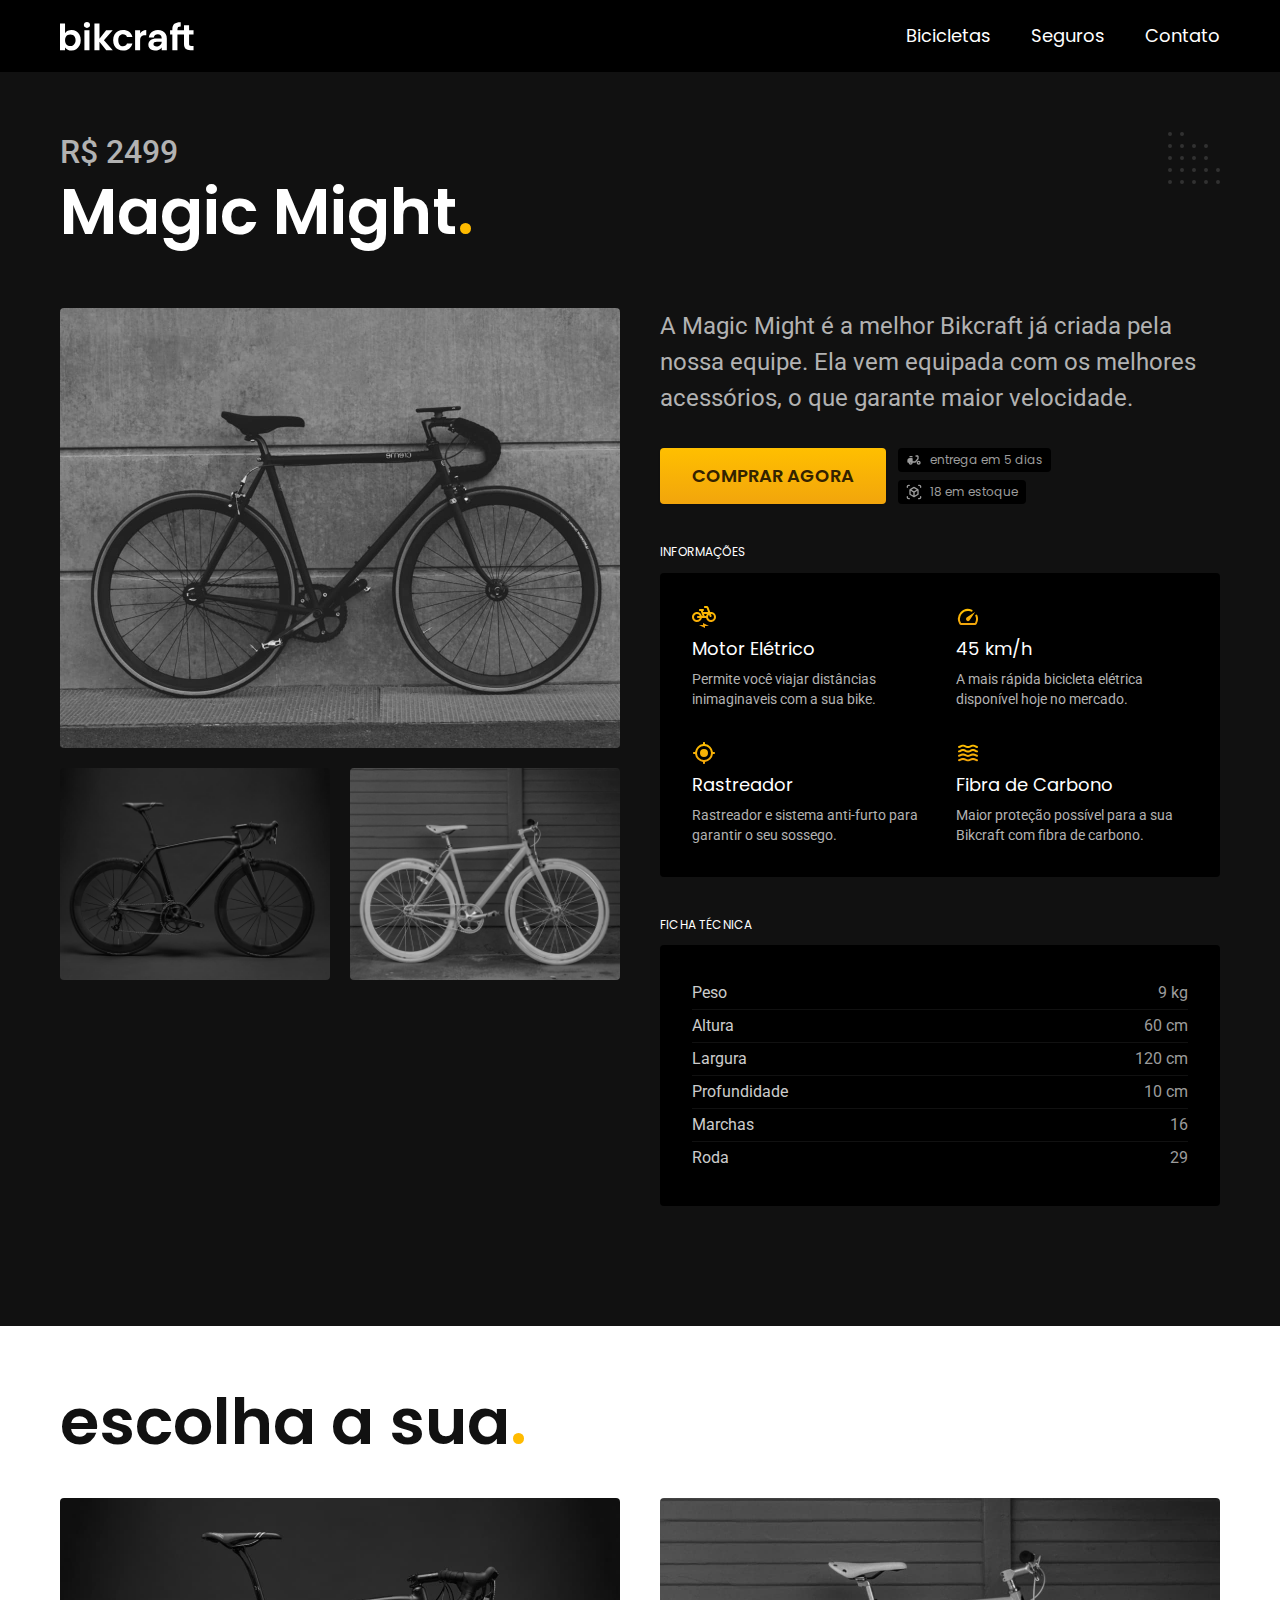
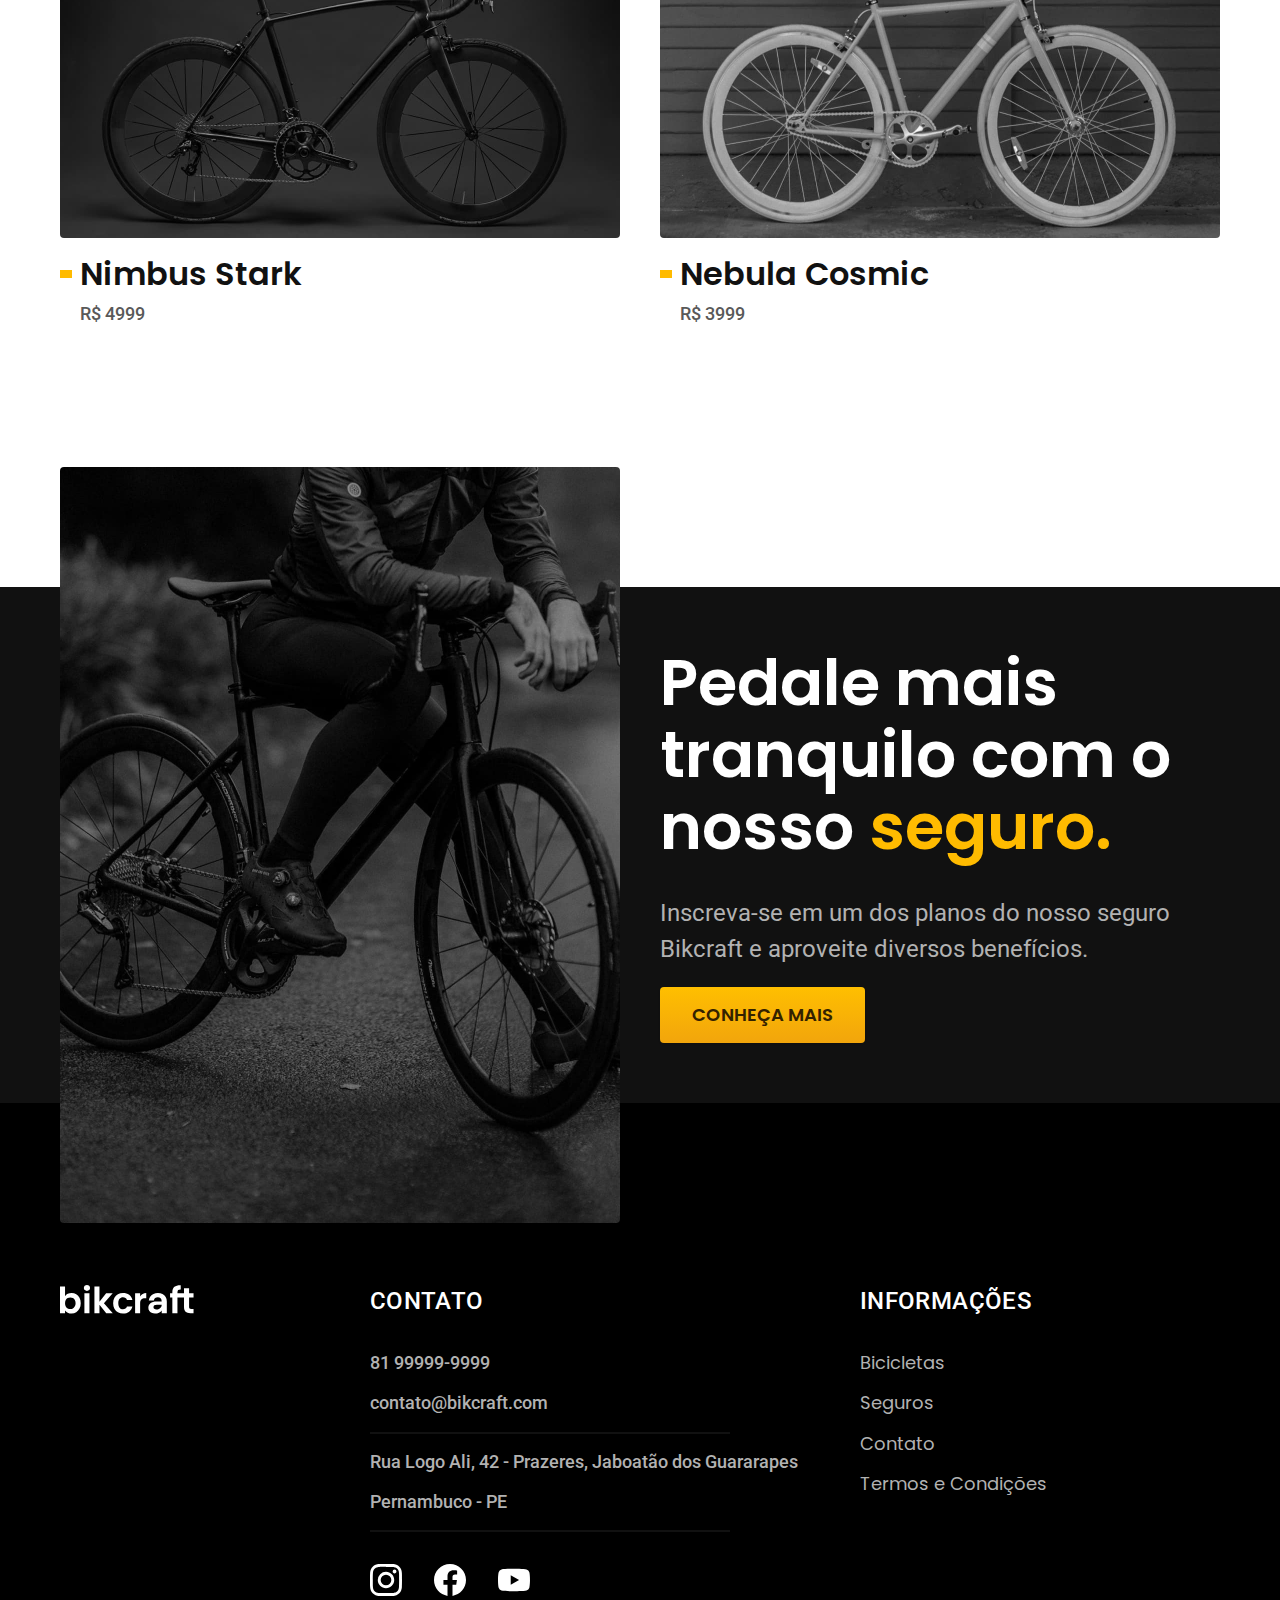
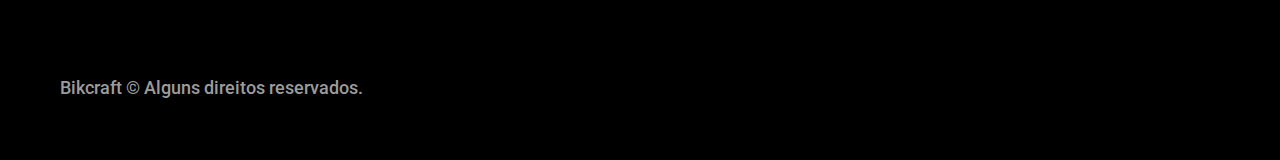
<file: bicicletas/magic.html>
<!DOCTYPE html>
<html lang="pt-br">

<head>
  <meta charset="UTF-8">
  <meta name="viewport" content="width=device-width, initial-scale=1.0">

  <title>Magic | Bikcraft</title>
  <meta name="description" content="Magic.">

  <link rel="icon" href="../favicon.svg" type="image/svg+xml">
  <link rel="stylesheet" href="../css/style.min.css">
  <script>document.documentElement.classList.add('js');</script>

  <link rel="preconnect" href="https://fonts.googleapis.com">
  <link rel="preconnect" href="https://fonts.gstatic.com" crossorigin>
  <link href="https://fonts.googleapis.com/css2?family=Merriweather:ital,opsz,wght@0,18..144,300..900;1,18..144,300..900&family=Poppins&family=Roboto:ital,wght@1,900&display=swap" rel="stylesheet">
</head>

<body id="bicicleta">
  <header class="header-bg">
    <div class="header container">
      <a href="../">
        <img src="../img/bikcraft.svg" alt="Bikcraft">
      </a>

      <nav aria-label="primaria">
        <ul class="header-menu font-1-m cor-0">
          <li><a href="../bicicletas.html">Bicicletas</a></li>
          <li><a href="../seguros.html">Seguros</a></li>
          <li><a href="../contato.html">Contato</a></li>
        </ul>
      </nav>
    </div>
  </header>

  <main class="titulo-bg">
    <div>
      <div class="titulo container">
        <p class="font-2-xl cor-5">R$ 2499</p>
        <h1 class="font-1-xxl cor-0">Magic Might<span class="cor-p1">.</span></h1>
      </div>
    </div>
    <div class="bicicleta container">
      <div class="bicicleta-imagens">
        <img src="../img/bicicleta/nimbus2.jpg" alt="Bicicleta 1">
        <img src="../img/bicicleta/nimbus1.jpg" alt="Bicicleta 2">
        <img src="../img/bicicleta/nimbus3.jpg" alt="Bicicleta 3">
      </div>
      <div class="bicicleta-conteudo">
        <p class="font-2-l cor-5">A Magic Might é a melhor Bikcraft já criada pela nossa equipe. Ela vem equipada com os melhores acessórios, o que garante maior velocidade.</p>
        <div class="bicicleta-comprar">
          <a class="botao" href="../orcamento.html?tipo=bikcraft&produto=magic">Comprar Agora</a>
          <span class="font-1-xs cor-6"><img src="../img/icones/entrega.svg" alt=""> entrega em 5 dias</span>
          <span class="font-1-xs cor-6"><img src="../img/icones/estoque.svg" alt=""> 18 em estoque</span>
        </div>

        <h2 class="font-1-xs cor-0">Informações</h2>
        <ul class="bicicleta-informacoes">
          <li>
            <img src="../img/icones/eletrica.svg" alt="">
            <h3 class="font-1-m cor-0">Motor Elétrico</h3>
            <p class="font-2-xs cor-5">Permite você viajar distâncias inimaginaveis com a sua bike.</p>
          </li>
          <li>
            <img src="../img/icones/velocidade.svg" alt="">
            <h3 class="font-1-m cor-0">45 km/h</h3>
            <p class="font-2-xs cor-5">A mais rápida bicicleta elétrica disponível hoje no mercado.</p>
          </li>
          <li>
            <img src="../img/icones/rastreador.svg" alt="">
            <h3 class="font-1-m cor-0">Rastreador</h3>
            <p class="font-2-xs cor-5">Rastreador e sistema anti-furto para garantir o seu sossego.</p>
          </li>
          <li>
            <img src="../img/icones/carbono.svg" alt="">
            <h3 class="font-1-m cor-0">Fibra de Carbono</h3>
            <p class="font-2-xs cor-5">Maior proteção possível para a sua Bikcraft com fibra de carbono.</p>
          </li>
        </ul>
        <h2 class="font-1-xs cor-0">Ficha Técnica</h2>
        <ul class="bicicleta-ficha font-2-s cor-4">
          <li>Peso <span>9 kg</span></li>
          <li>Altura <span>60 cm</span></li>
          <li>Largura <span>120 cm</span></li>
          <li>Profundidade <span>10 cm</span></li>
          <li>Marchas <span>16</span></li>
          <li>Roda <span>29</span></li>
        </ul>
      </div>
    </div>
  </main>

  <article class="bicicletas-lista container">
    <h2 class="font-1-xxl">escolha a sua<span class="cor-p1">.</span></h2>
    <ul>
      <li>
        <a href="./nimbus.html">
          <img src="../img/bicicletas/nimbus.jpg" alt="Bicicleta preta">
          <h3 class="font-1-xl">Nimbus Stark</h3>
          <span class="font-2-m cor-8">R$ 4999</span>
        </a>
      </li>
      <li>
        <a href="./nebula.html">
          <img src="../img/bicicletas/nebula.jpg" alt="Bicicleta preta">
          <h3 class="font-1-xl">Nebula Cosmic</h3>
          <span class="font-2-m cor-8">R$ 3999</span>
        </a>
      </li>
    </ul>
  </article>

  <article class="seguro-bg">
    <div class="seguro container">
      <div class="seguro-imagem">
        <img src="../img/fotos/seguros.jpg" alt="Pessoa parada em cima de uma bicicleta.">
      </div>
      <div class="seguro-conteudo">
        <h2 class="font-1-xxl cor-0">Pedale mais tranquilo com o nosso <span class="cor-p1">seguro.</span></h2>
        <p class="font-2-l cor-5">Inscreva-se em um dos planos do nosso seguro Bikcraft e aproveite diversos benefícios.</p>
        <a class="botao" href="../seguros.html">Conheça Mais</a>
      </div>
    </div>

  </article>

  <footer class="footer-bg">
    <div class="footer container">
      <img src="../img/bikcraft.svg" alt="Bikcraft">
      <div class="footer-contato">
        <h3 class="font-2-l-b cor-0">Contato</h3>
        <ul class="font-2-m cor-5">
          <li><a href="tel:+5581999999999">81 99999-9999</a></li>
          <li><a href="mailto:contato@bikcraft.com">contato@bikcraft.com</a></li>
          <li><a href="mailto:contato@bikcraft.com">Rua Logo Ali, 42 - Prazeres, Jaboatão dos Guararapes</a></li>
          <li><a href="mailto:contato@bikcraft.com">Pernambuco - PE</a></li>
        </ul>
        <div class="footer-redes">
          <a href="../">
            <img src="../img/redes/instagram.svg" alt="Instagram">
          </a>
          <a href="../">
            <img src="../img/redes/facebook.svg" alt="Facebook">
          </a>
          <a href="../">
            <img src="../img/redes/youtube.svg" alt="Youtube">
          </a>
        </div>
      </div>
      <div class="footer-informacoes">
        <h3 class="font-2-l-b cor-0">Informações</h3>
        <nav>
          <ul class="font-1-m cor-5">
            <li><a href="../bicicletas.html">Bicicletas</a></li>
            <li><a href="../seguros.html">Seguros</a></li>
            <li><a href="../contato.html">Contato</a></li>
            <li><a href="../termos.html">Termos e Condições</a></li>
          </ul>
        </nav>
      </div>
      <p class="footer-copy font-2-m cor-6">Bikcraft © Alguns direitos reservados.</p>
    </div>
  </footer>
  <script src="../js/script.js"></script>
</body>

</html>
</file>
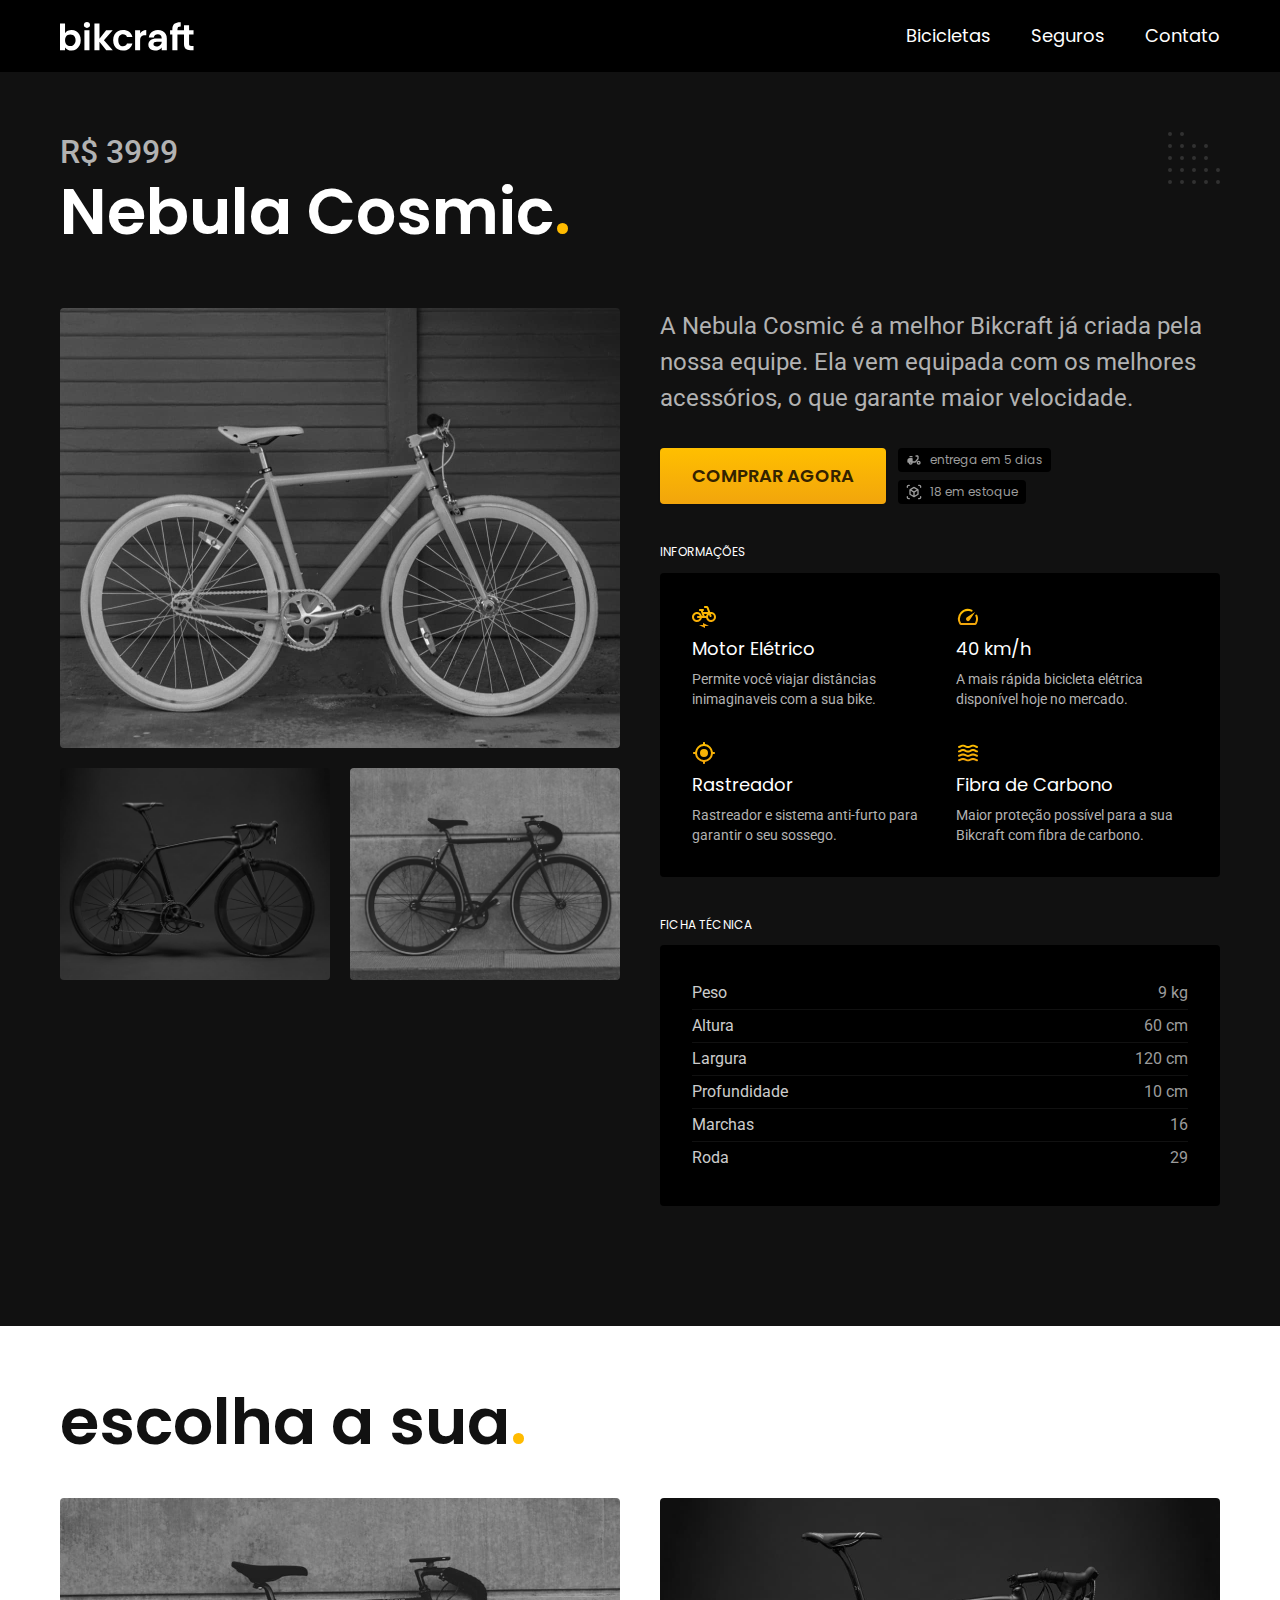
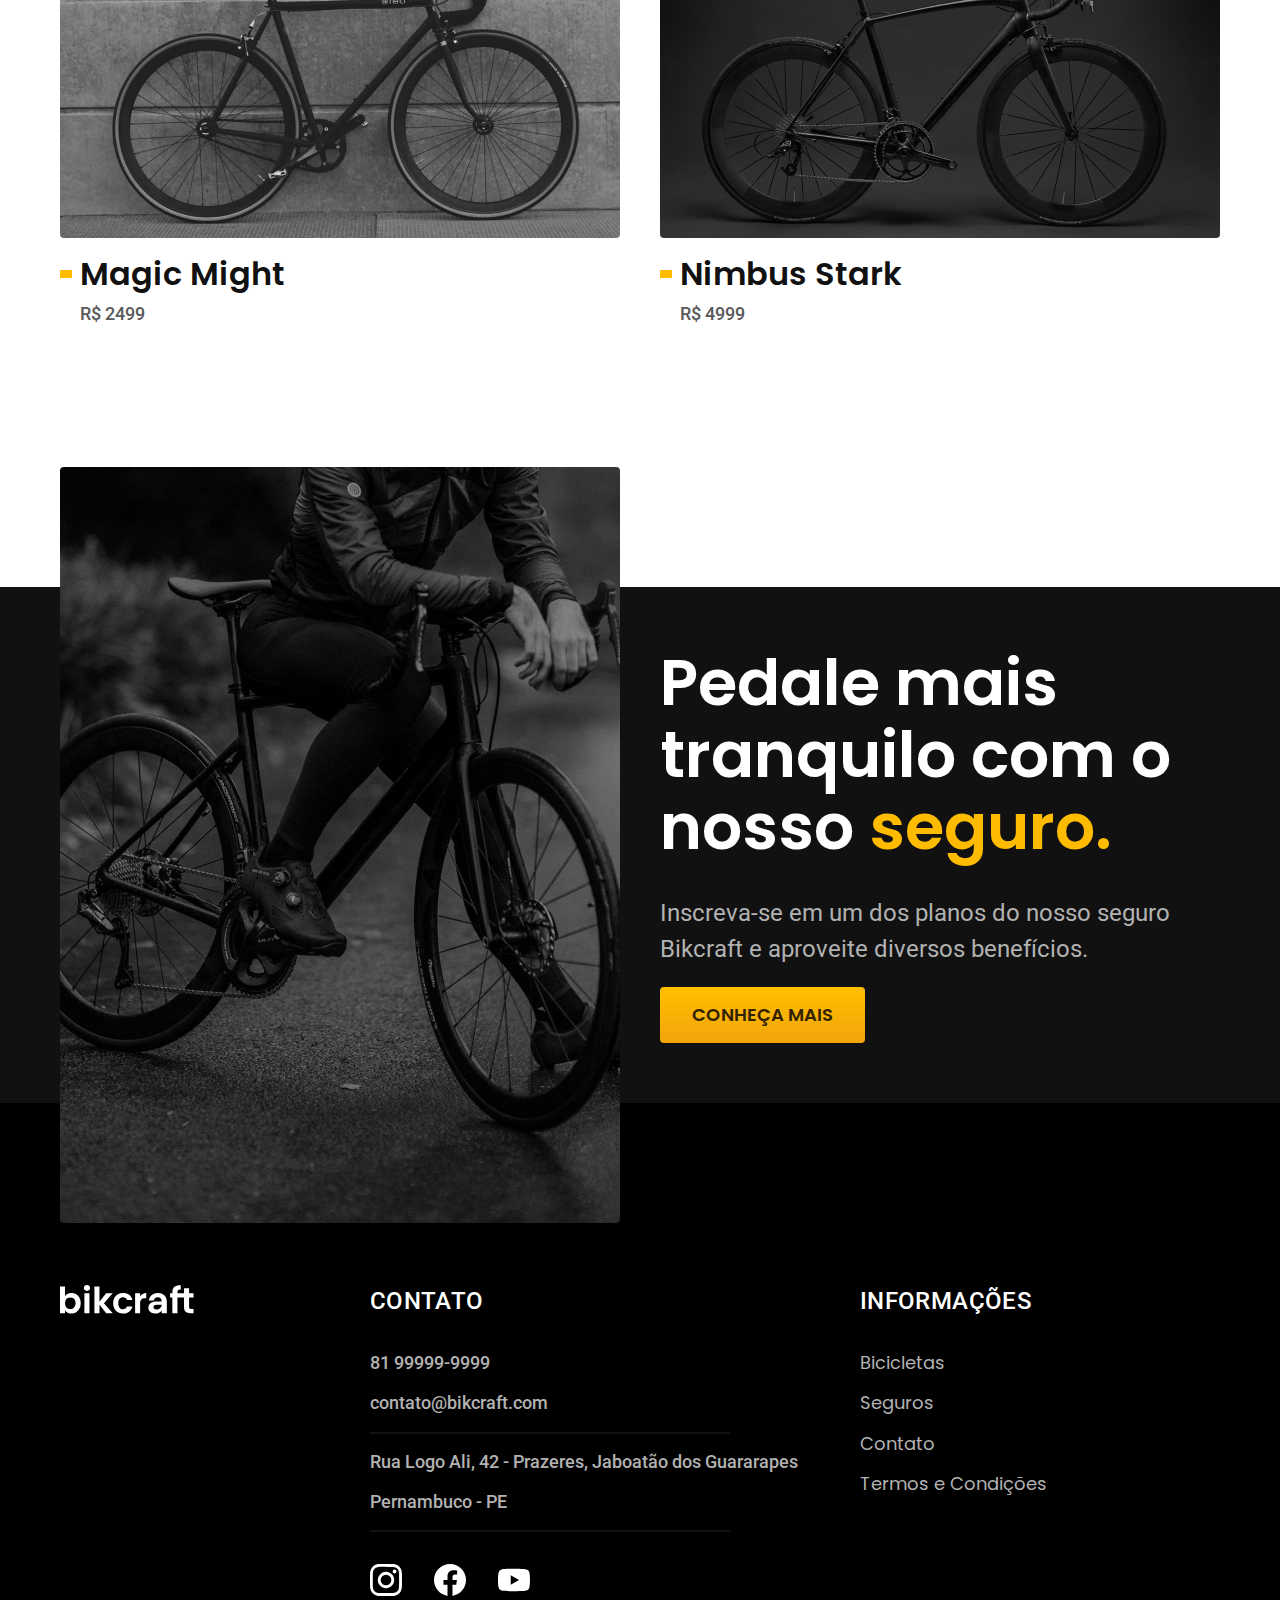
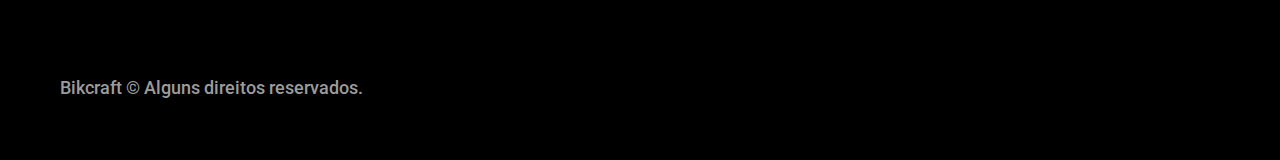
<file: bicicletas/nebula.html>
<!DOCTYPE html>
<html lang="pt-br">

<head>
  <meta charset="UTF-8">
  <meta name="viewport" content="width=device-width, initial-scale=1.0">

  <title>Nebula | Bikcraft</title>
  <meta name="description" content="Nebula.">

  <link rel="icon" href="../favicon.svg" type="image/svg+xml">
  <link rel="stylesheet" href="../css/style.min.css">
  <script>document.documentElement.classList.add('js');</script>

  <link rel="preconnect" href="https://fonts.googleapis.com">
  <link rel="preconnect" href="https://fonts.gstatic.com" crossorigin>
  <link href="https://fonts.googleapis.com/css2?family=Merriweather:ital,opsz,wght@0,18..144,300..900;1,18..144,300..900&family=Poppins&family=Roboto:ital,wght@1,900&display=swap" rel="stylesheet">
</head>

<body id="bicicleta">
  <header class="header-bg">
    <div class="header container">
      <a href="../">
        <img src="../img/bikcraft.svg" alt="Bikcraft">
      </a>

      <nav aria-label="primaria">
        <ul class="header-menu font-1-m cor-0">
          <li><a href="../bicicletas.html">Bicicletas</a></li>
          <li><a href="../seguros.html">Seguros</a></li>
          <li><a href="../contato.html">Contato</a></li>
        </ul>
      </nav>
    </div>
  </header>

  <main class="titulo-bg">
    <div>
      <div class="titulo container">
        <p class="font-2-xl cor-5">R$ 3999</p>
        <h1 class="font-1-xxl cor-0">Nebula Cosmic<span class="cor-p1">.</span></h1>
      </div>
    </div>
    <div class="bicicleta container">
      <div class="bicicleta-imagens">
        <img src="../img/bicicleta/nimbus3.jpg" alt="Bicicleta 1">
        <img src="../img/bicicleta/nimbus1.jpg" alt="Bicicleta 2">
        <img src="../img/bicicleta/nimbus2.jpg" alt="Bicicleta 3">
      </div>
      <div class="bicicleta-conteudo">
        <p class="font-2-l cor-5">A Nebula Cosmic é a melhor Bikcraft já criada pela nossa equipe. Ela vem equipada com os melhores acessórios, o que garante maior velocidade.</p>
        <div class="bicicleta-comprar">
          <a class="botao" href="../orcamento.html?tipo=bikcraft&produto=nebula">Comprar Agora</a>
          <span class="font-1-xs cor-6"><img src="../img/icones/entrega.svg" alt=""> entrega em 5 dias</span>
          <span class="font-1-xs cor-6"><img src="../img/icones/estoque.svg" alt=""> 18 em estoque</span>
        </div>

        <h2 class="font-1-xs cor-0">Informações</h2>
        <ul class="bicicleta-informacoes">
          <li>
            <img src="../img/icones/eletrica.svg" alt="">
            <h3 class="font-1-m cor-0">Motor Elétrico</h3>
            <p class="font-2-xs cor-5">Permite você viajar distâncias inimaginaveis com a sua bike.</p>
          </li>
          <li>
            <img src="../img/icones/velocidade.svg" alt="">
            <h3 class="font-1-m cor-0">40 km/h</h3>
            <p class="font-2-xs cor-5">A mais rápida bicicleta elétrica disponível hoje no mercado.</p>
          </li>
          <li>
            <img src="../img/icones/rastreador.svg" alt="">
            <h3 class="font-1-m cor-0">Rastreador</h3>
            <p class="font-2-xs cor-5">Rastreador e sistema anti-furto para garantir o seu sossego.</p>
          </li>
          <li>
            <img src="../img/icones/carbono.svg" alt="">
            <h3 class="font-1-m cor-0">Fibra de Carbono</h3>
            <p class="font-2-xs cor-5">Maior proteção possível para a sua Bikcraft com fibra de carbono.</p>
          </li>
        </ul>
        <h2 class="font-1-xs cor-0">Ficha Técnica</h2>
        <ul class="bicicleta-ficha font-2-s cor-4">
          <li>Peso <span>9 kg</span></li>
          <li>Altura <span>60 cm</span></li>
          <li>Largura <span>120 cm</span></li>
          <li>Profundidade <span>10 cm</span></li>
          <li>Marchas <span>16</span></li>
          <li>Roda <span>29</span></li>
        </ul>
      </div>
    </div>
  </main>

  <article class="bicicletas-lista container">
    <h2 class="font-1-xxl">escolha a sua<span class="cor-p1">.</span></h2>
    <ul>
      <li>
        <a href="./magic.html">
          <img src="../img/bicicletas/magic.jpg" alt="Bicicleta preta">
          <h3 class="font-1-xl">Magic Might</h3>
          <span class="font-2-m cor-8">R$ 2499</span>
        </a>
      </li>
      <li>
        <a href="./nimbus.html">
          <img src="../img/bicicletas/nimbus.jpg" alt="Bicicleta preta">
          <h3 class="font-1-xl">Nimbus Stark</h3>
          <span class="font-2-m cor-8">R$ 4999</span>
        </a>
      </li>
    </ul>
  </article>

  <article class="seguro-bg">
    <div class="seguro container">
      <div class="seguro-imagem">
        <img src="../img/fotos/seguros.jpg" alt="Pessoa parada em cima de uma bicicleta.">
      </div>
      <div class="seguro-conteudo">
        <h2 class="font-1-xxl cor-0">Pedale mais tranquilo com o nosso <span class="cor-p1">seguro.</span></h2>
        <p class="font-2-l cor-5">Inscreva-se em um dos planos do nosso seguro Bikcraft e aproveite diversos benefícios.</p>
        <a class="botao" href="../seguros.html">Conheça Mais</a>
      </div>
    </div>

  </article>

  <footer class="footer-bg">
    <div class="footer container">
      <img src="../img/bikcraft.svg" alt="Bikcraft">
      <div class="footer-contato">
        <h3 class="font-2-l-b cor-0">Contato</h3>
        <ul class="font-2-m cor-5">
          <li><a href="tel:+5581999999999">81 99999-9999</a></li>
          <li><a href="mailto:contato@bikcraft.com">contato@bikcraft.com</a></li>
          <li><a href="mailto:contato@bikcraft.com">Rua Logo Ali, 42 - Prazeres, Jaboatão dos Guararapes</a></li>
          <li><a href="mailto:contato@bikcraft.com">Pernambuco - PE</a></li>
        </ul>
        <div class="footer-redes">
          <a href="../">
            <img src="../img/redes/instagram.svg" alt="Instagram">
          </a>
          <a href="../">
            <img src="../img/redes/facebook.svg" alt="Facebook">
          </a>
          <a href="../">
            <img src="../img/redes/youtube.svg" alt="Youtube">
          </a>
        </div>
      </div>
      <div class="footer-informacoes">
        <h3 class="font-2-l-b cor-0">Informações</h3>
        <nav>
          <ul class="font-1-m cor-5">
            <li><a href="../bicicletas.html">Bicicletas</a></li>
            <li><a href="../seguros.html">Seguros</a></li>
            <li><a href="../contato.html">Contato</a></li>
            <li><a href="../termos.html">Termos e Condições</a></li>
          </ul>
        </nav>
      </div>
      <p class="footer-copy font-2-m cor-6">Bikcraft © Alguns direitos reservados.</p>
    </div>
  </footer>
  <script src="../js/script.js"></script>
</body>

</html>
</file>
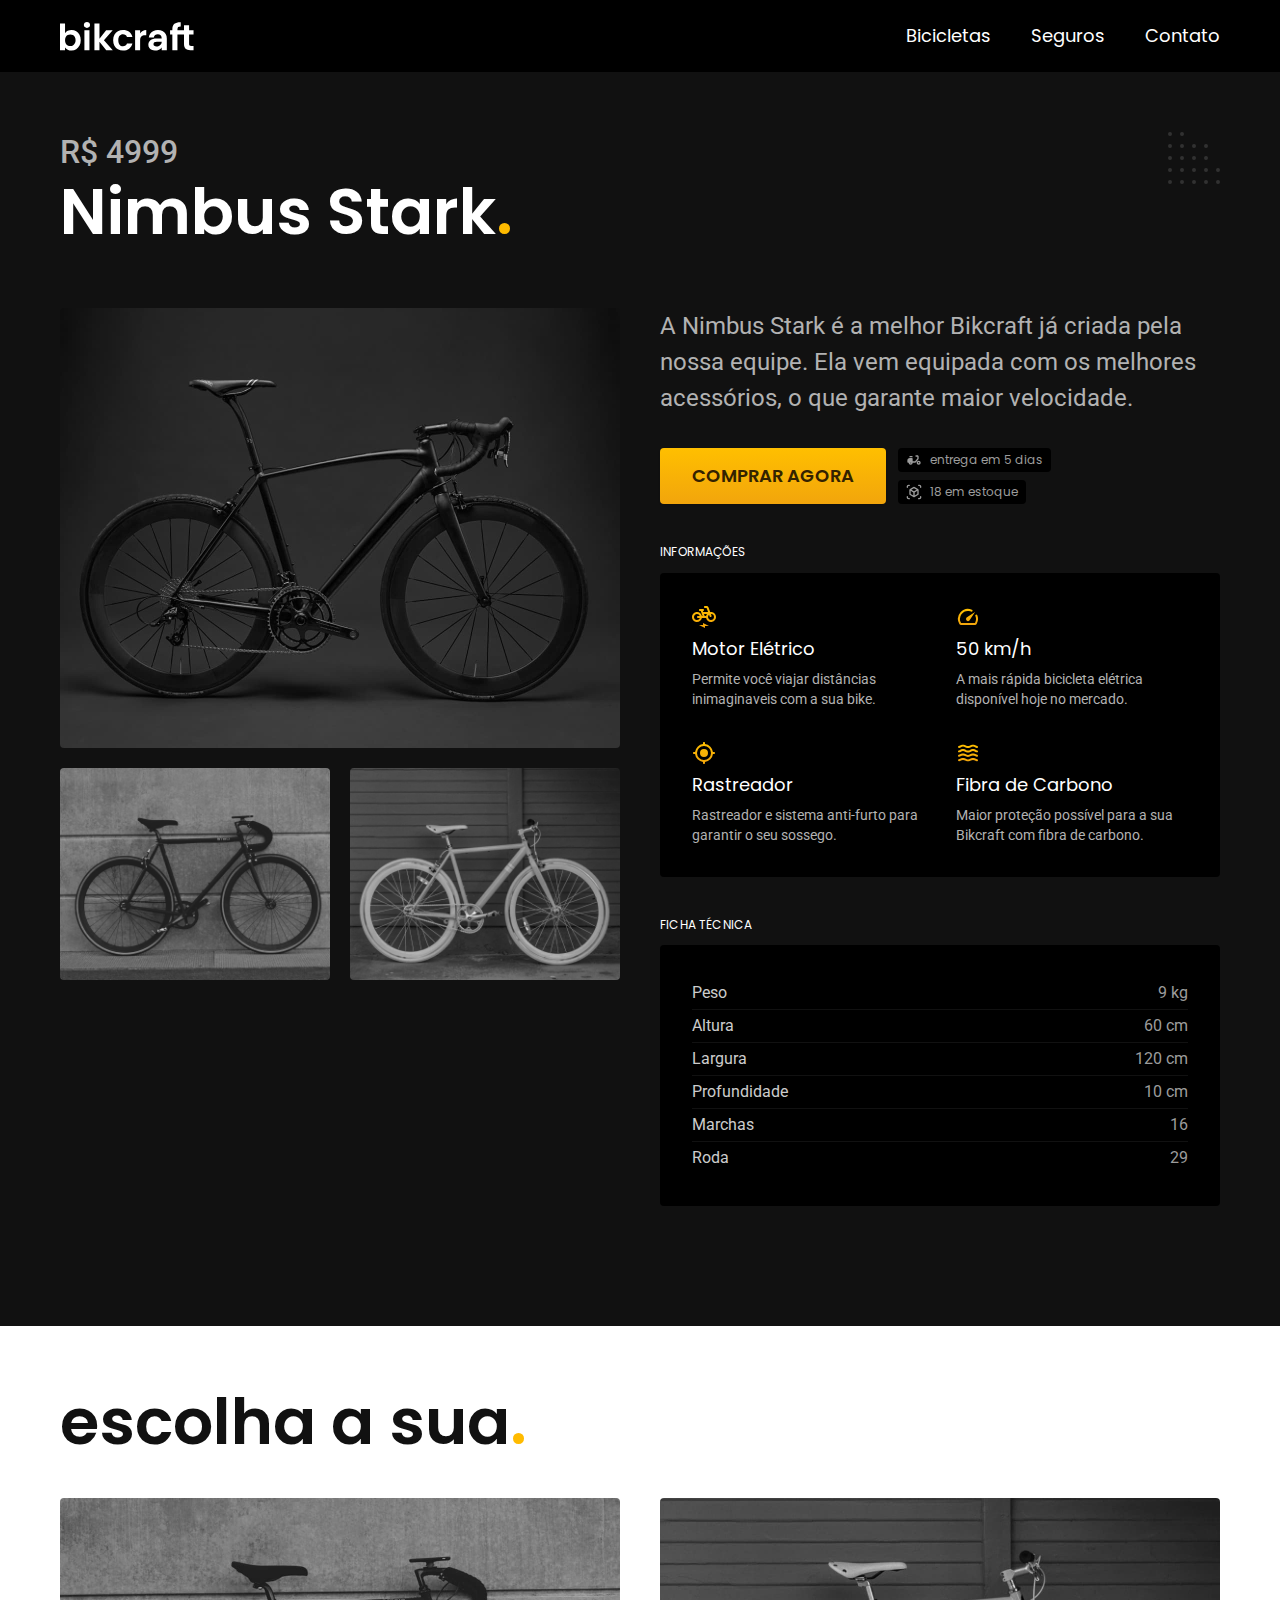
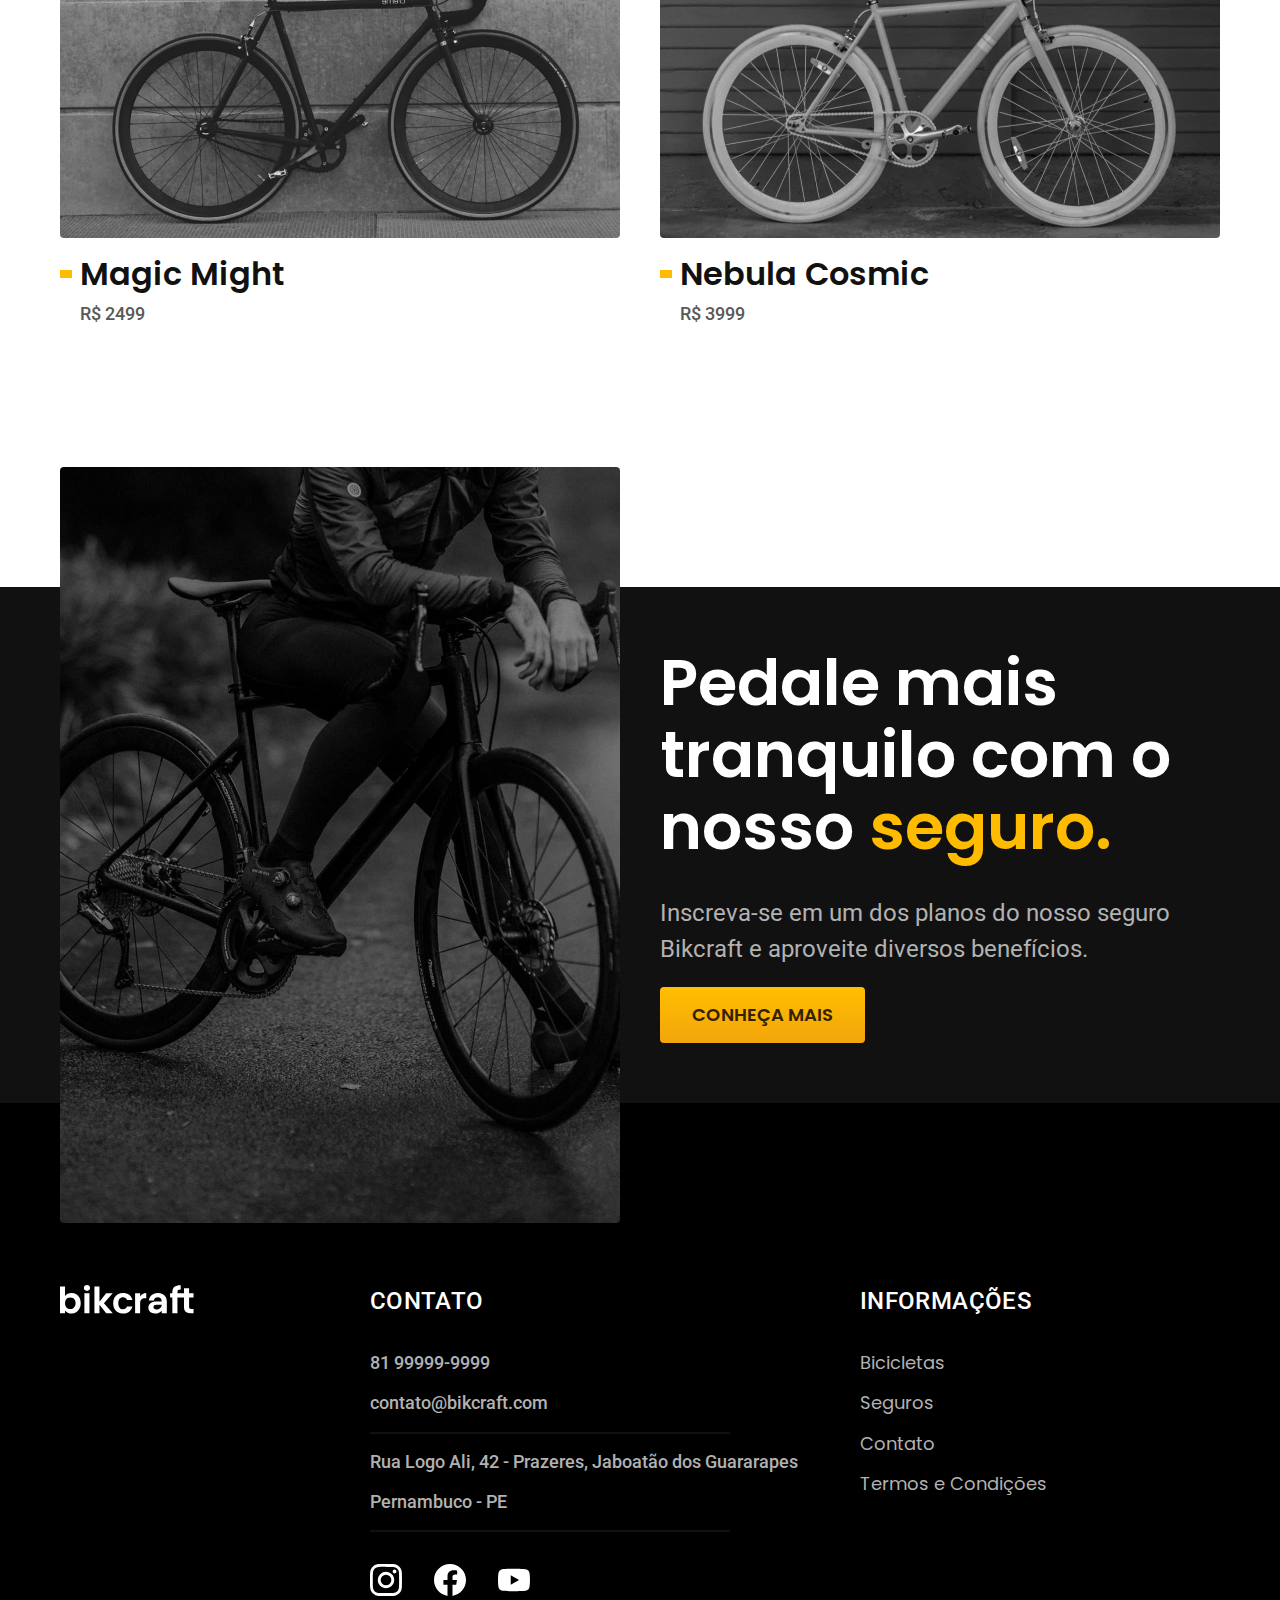
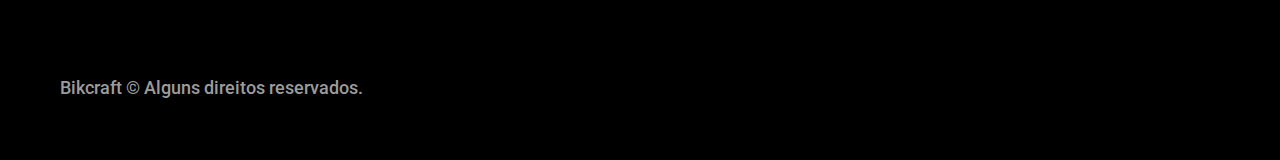
<file: bicicletas/nimbus.html>
<!DOCTYPE html>
<html lang="pt-br">

<head>
  <meta charset="UTF-8">
  <meta name="viewport" content="width=device-width, initial-scale=1.0">

  <title>Nimbus | Bikcraft</title>
  <meta name="description" content="Nimbus.">

  <link rel="icon" href="../favicon.svg" type="image/svg+xml">
  <link rel="stylesheet" href="../css/style.min.css">
  <script>document.documentElement.classList.add('js');</script>

  <link rel="preconnect" href="https://fonts.googleapis.com">
  <link rel="preconnect" href="https://fonts.gstatic.com" crossorigin>
  <link href="https://fonts.googleapis.com/css2?family=Merriweather:ital,opsz,wght@0,18..144,300..900;1,18..144,300..900&family=Poppins&family=Roboto:ital,wght@1,900&display=swap" rel="stylesheet">
</head>

<body id="bicicleta">
  <header class="header-bg">
    <div class="header container">
      <a href="../">
        <img src="../img/bikcraft.svg" alt="Bikcraft">
      </a>

      <nav aria-label="primaria">
        <ul class="header-menu font-1-m cor-0">
          <li><a href="../bicicletas.html">Bicicletas</a></li>
          <li><a href="../seguros.html">Seguros</a></li>
          <li><a href="../contato.html">Contato</a></li>
        </ul>
      </nav>
    </div>
  </header>

  <main class="titulo-bg">
    <div>
      <div class="titulo container">
        <p class="font-2-xl cor-5">R$ 4999</p>
        <h1 class="font-1-xxl cor-0">Nimbus Stark<span class="cor-p1">.</span></h1>
      </div>
    </div>
    <div class="bicicleta container">
      <div class="bicicleta-imagens">
        <img src="../img/bicicleta/nimbus1.jpg" alt="Bicicleta 1">
        <img src="../img/bicicleta/nimbus2.jpg" alt="Bicicleta 2">
        <img src="../img/bicicleta/nimbus3.jpg" alt="Bicicleta 3">
      </div>
      <div class="bicicleta-conteudo">
        <p class="font-2-l cor-5">A Nimbus Stark é a melhor Bikcraft já criada pela nossa equipe. Ela vem equipada com os melhores acessórios, o que garante maior velocidade.</p>
        <div class="bicicleta-comprar">
          <a class="botao" href="../orcamento.html?tipo=bikcraft&produto=nimbus">Comprar Agora</a>
          <span class="font-1-xs cor-6"><img src="../img/icones/entrega.svg" alt=""> entrega em 5 dias</span>
          <span class="font-1-xs cor-6"><img src="../img/icones/estoque.svg" alt=""> 18 em estoque</span>
        </div>

        <h2 class="font-1-xs cor-0">Informações</h2>
        <ul class="bicicleta-informacoes">
          <li>
            <img src="../img/icones/eletrica.svg" alt="">
            <h3 class="font-1-m cor-0">Motor Elétrico</h3>
            <p class="font-2-xs cor-5">Permite você viajar distâncias inimaginaveis com a sua bike.</p>
          </li>
          <li>
            <img src="../img/icones/velocidade.svg" alt="">
            <h3 class="font-1-m cor-0">50 km/h</h3>
            <p class="font-2-xs cor-5">A mais rápida bicicleta elétrica disponível hoje no mercado.</p>
          </li>
          <li>
            <img src="../img/icones/rastreador.svg" alt="">
            <h3 class="font-1-m cor-0">Rastreador</h3>
            <p class="font-2-xs cor-5">Rastreador e sistema anti-furto para garantir o seu sossego.</p>
          </li>
          <li>
            <img src="../img/icones/carbono.svg" alt="">
            <h3 class="font-1-m cor-0">Fibra de Carbono</h3>
            <p class="font-2-xs cor-5">Maior proteção possível para a sua Bikcraft com fibra de carbono.</p>
          </li>
        </ul>
        <h2 class="font-1-xs cor-0">Ficha Técnica</h2>
        <ul class="bicicleta-ficha font-2-s cor-4">
          <li>Peso <span>9 kg</span></li>
          <li>Altura <span>60 cm</span></li>
          <li>Largura <span>120 cm</span></li>
          <li>Profundidade <span>10 cm</span></li>
          <li>Marchas <span>16</span></li>
          <li>Roda <span>29</span></li>
        </ul>
      </div>
    </div>
  </main>

  <article class="bicicletas-lista container">
    <h2 class="font-1-xxl">escolha a sua<span class="cor-p1">.</span></h2>
    <ul>
      <li>
        <a href="./magic.html">
          <img src="../img/bicicletas/magic.jpg" alt="Bicicleta preta">
          <h3 class="font-1-xl">Magic Might</h3>
          <span class="font-2-m cor-8">R$ 2499</span>
        </a>
      </li>
      <li>
        <a href="./nebula.html">
          <img src="../img/bicicletas/nebula.jpg" alt="Bicicleta preta">
          <h3 class="font-1-xl">Nebula Cosmic</h3>
          <span class="font-2-m cor-8">R$ 3999</span>
        </a>
      </li>
    </ul>
  </article>

  <article class="seguro-bg">
    <div class="seguro container">
      <div class="seguro-imagem">
        <img src="../img/fotos/seguros.jpg" alt="Pessoa parada em cima de uma bicicleta.">
      </div>
      <div class="seguro-conteudo">
        <h2 class="font-1-xxl cor-0">Pedale mais tranquilo com o nosso <span class="cor-p1">seguro.</span></h2>
        <p class="font-2-l cor-5">Inscreva-se em um dos planos do nosso seguro Bikcraft e aproveite diversos benefícios.</p>
        <a class="botao" href="../seguros.html">Conheça Mais</a>
      </div>
    </div>

  </article>

  <footer class="footer-bg">
    <div class="footer container">
      <img src="../img/bikcraft.svg" alt="Bikcraft">
      <div class="footer-contato">
        <h3 class="font-2-l-b cor-0">Contato</h3>
        <ul class="font-2-m cor-5">
          <li><a href="tel:+5581999999999">81 99999-9999</a></li>
          <li><a href="mailto:contato@bikcraft.com">contato@bikcraft.com</a></li>
          <li><a href="mailto:contato@bikcraft.com">Rua Logo Ali, 42 - Prazeres, Jaboatão dos Guararapes</a></li>
          <li><a href="mailto:contato@bikcraft.com">Pernambuco - PE</a></li>
        </ul>
        <div class="footer-redes">
          <a href="../">
            <img src="../img/redes/instagram.svg" alt="Instagram">
          </a>
          <a href="../">
            <img src="../img/redes/facebook.svg" alt="Facebook">
          </a>
          <a href="../">
            <img src="../img/redes/youtube.svg" alt="Youtube">
          </a>
        </div>
      </div>
      <div class="footer-informacoes">
        <h3 class="font-2-l-b cor-0">Informações</h3>
        <nav>
          <ul class="font-1-m cor-5">
            <li><a href="../bicicletas.html">Bicicletas</a></li>
            <li><a href="../seguros.html">Seguros</a></li>
            <li><a href="../contato.html">Contato</a></li>
            <li><a href="../termos.html">Termos e Condições</a></li>
          </ul>
        </nav>
      </div>
      <p class="footer-copy font-2-m cor-6">Bikcraft © Alguns direitos reservados.</p>
    </div>
  </footer>
  <script src="../js/script.js"></script>
</body>

</html>
</file>
<file: css/style.min.css>
body{margin:0;font-family:Arial,Helvetica,sans-serif;color:#111}blockquote,dd,h1,h2,h3,h4,p,ul{margin:0}ul{padding:0;list-style:none}a{text-decoration:none;color:inherit}img{max-width:100%;height:auto;display:block}img[src$=".jpg"]{border-radius:4px}.font-1-xs{font:400 0.75rem/1.35 Poppins,sans-serif}.font-2-xs{font:400 0.875rem/1.43 Roboto,sans-serif}.font-1-s{font:400 1rem/1.5 Poppins,sans-serif}.font-2-s{font:400 1rem/1.5 Roboto,sans-serif}.font-1-m,.font-1-m-b{font:400 1.125rem/1.35 Poppins,sans-serif}.font-1-m-b{font-weight:600}.font-2-m{font:500 1.125rem/1.35 Roboto,sans-serif}.font-1-l{font:500 1.125rem/1.35 Poppins,sans-serif}.font-2-l,.font-2-l-b{font:400 1.5rem/1.5 Roboto,sans-serif}.font-2-l-b{font-weight:500;letter-spacing:.015em;text-transform:uppercase}.font-1-xl{font:600 2rem/1.25 Poppins,sans-serif}.font-2-xl{font:500 2rem/1.25 Roboto,sans-serif}.font-1-xxl{font:600 4rem/1.125 Poppins,sans-serif}@media (max-width:1200px){.font-1-xxl{font-size:3rem}.font-2-l,.font-2-l-b{font-size:1.125rem}}@media (max-width:800px){.font-1-xxl{font-size:2rem}.font-1-xl,.font-2-xl{font-size:1.5rem}}:root{--cor-0:#ffffff;--cor-1:#f7f7f7;--cor-2:#ededed;--cor-3:#dedede;--cor-4:#cccccc;--cor-5:#b2b2b2;--cor-6:#9c9c9c;--cor-7:#717171;--cor-8:#595959;--cor-9:#404040;--cor-10:#2e2e2e;--cor-11:#111111;--cor-12:#000000;--cor-p1:#ffbb00;--cor-p2:#e4a30b;--cor-p3:#a66f00;--cor-p4:#664400;--cor-p5:#332200}.cor-0{color:var(--cor-0)}.cor-1{color:var(--cor-1)}.cor-2{color:var(--cor-2)}.cor-3{color:var(--cor-3)}.cor-4{color:var(--cor-4)}.cor-5{color:var(--cor-5)}.cor-6{color:var(--cor-6)}.cor-7{color:var(--cor-7)}.cor-8{color:var(--cor-8)}.cor-9{color:var(--cor-9)}.cor-10{color:var(--cor-10)}.cor-11{color:var(--cor-11)}.cor-12{color:var(--cor-12)}.cor-p1{color:var(--cor-p1)}.cor-p2{color:var(--cor-p2)}.cor-p3{color:var(--cor-p3)}.cor-p4{color:var(--cor-p4)}.cor-p5{color:var(--cor-p5)}.js .fadeInDown{transform:translate3d(0,-20px,0)}.js .fadeInUp{transform:translate3d(0,20px,0)}.js .fadeInRight{transform:translate3d(20px,0,0)}.js .fadeInLeft{transform:translate3d(-20px,0,0)}.js [data-anime]{opacity:0}.js .anime{opacity:1;transform:none;transition:transform .8s,opacity .8s}.header-bg{background-color:var(--cor-12)}.header{display:flex;flex-wrap:wrap;gap:20px;justify-content:space-between;align-items:center;padding-top:20px;padding-bottom:20px}.header-menu{display:flex;flex-wrap:wrap;gap:40px}.header-menu a{display:inline-block;paddin1:11px 0px;position:relative}.header-menu a:after{content:"";display:block;height:2px;width:0;background:var(--cor-0);margin-top:4px;transition:.3s;position:absolute}.header-menu a.ativo::after,.header-menu a:hover::after{width:100%}@media (max-width:800px){.header-menu{gap:20px}.header-menu a{background:var(--cor-11);padding:12px 16px;border-radius:4px}.header-menu a:hover{background-color:var(--cor-10)}.header a::after{display:none}}@media (max-width:600px){.header-menu{gap:12px}.header-menu a{padding:8px 12px;font-size:14px}}.footer-bg{background-color:var(--cor-12)}.footer{display:grid;grid-template-columns:3fr 5fr 4fr;gap:40px;padding-top:60px;padding-bottom:60px}.footer h3{margin-bottom:32px}.footer-contato ul{margin-bottom:32px}.footer-contato li:nth-child(2n):after{content:"";display:block;max-width:360px;height:2px;background:var(--cor-11);margin-top:16px}.footer li{margin-bottom:16px}.footer-redes{display:flex;gap:32px}.footer a:hover{color:var(--cor-0)}.footer-copy{grid-column:1/-1;margin-top:40px}@media (max-width:800px){.footer>img{display:none}.footer{grid-template-columns:1fr 1fr}}@media (max-width:600px){.footer{grid-template-columns:1fr;gap:60px}.footer-copy{margin-top:0}}.container{box-sizing:border-box;max-width:1200px;padding-left:20px;padding-right:20px;margin-left:auto;margin-right:auto}.botao{display:inline-block;padding:16px 32px;background:linear-gradient(#ffbf00,#f2a50c);border-radius:4px;box-shadow:0 1px 2px rgba(0,0,0,.1);text-transform:uppercase;color:var(--cor-p5);font:600 1.125rem/1.35 Poppins,sans-serif;max-width:max-content;border:none;cursor:pointer}.botao:hover{background:linear-gradient(#ffb60d,#e59317)}.botao.secundario{background:var(--cor-10);color:var(--cor-2)}.botao.secundario:hover{background:var(--cor-9)}.botao.seta{display:flex;align-items:center}.botao.seta::after{content:"";display:inline-block;width:18px;height:10px;margin-left:12px;background:url("../img/icones/seta.svg");transition:transform .2s}.botao.seta:hover:after{transform:translateX(4px)}@media (max-width:600px){.botao{padding:12px 16px;font-size:1rem}}.link{display:inline-block;color:var(--cor-p1);font:500 1.5rem/1.5 Poppins,sans-serif;text-transform:uppercase}.link::after{content:"";display:block;width:100%;height:4px;background-color:currentColor}.link:hover{color:var(--cor-0)}.titulo-bg{padding-top:60px;padding-bottom:60px;background-color:var(--cor-11)}.titulo{background:url("../img/dec/top-right.svg") no-repeat top right 20px}.titulo p{margin-bottom:4px}@media (max-width:800px){.titulo-bg{padding-top:40px;padding-bottom:40px}.titulo p{font-size:1rem;text-transform:lowercase;font-weight:400}}.form{display:grid;grid-template-columns:1fr 1fr;gap:20px}.form label{display:block;font:400 1rem/1.5 Poppins,sans-serif;margin-bottom:4px}.form .col-2{grid-column:span 2}.form input[type=email],.form input[type=text],.form textarea{font:400 1rem/1.5 Roboto,sans-serif;background:var(--cor-1);border:1px solid var(--cor-2);padding:12px;border-radius:4px;width:100%;box-sizing:border-box}.form input[type=email]:focus,.form input[type=text]:focus,.form textarea:focus{outline:0;border-color:var(--cor-p1);background:var(--cor-0);box-shadow:0 0 0 2px #fea}@media (max-width:600px){.form{grid-template-columns:1fr}.form .col-2{grid-column:1}}.introducao-bg{background:var(--cor-12) url("../img/dec/bottom-left.svg") no-repeat bottom 160px left 20px;box-shadow:inset 0 -120px var(--cor-0)}.introducao{display:grid;grid-template-columns:1fr 1fr;gap:0 40px}.introducao-conteudo{align-self:end;padding-bottom:200px}.introducao img{width:100%;height:100%;object-fit:cover;margin-bottom:-120px}.introducao h1{margin-bottom:32px}.introducao p{margin-bottom:20px}@media (max-width:800px){.introducao-bg{background:var(--cor-11);padding-top:40px;box-shadow:inset 0 -60px #fff}.introducao{grid-template-columns:1fr;gap:32px}.introducao-conteudo{padding-bottom:0}.introducao h1{margin-bottom:16px}.introducao img{height:300px;width:100%}}.tecnologia-bg{background-color:var(--cor-11);box-shadow:inset 0 80px var(--cor-0),inset 0 -80px var(--cor-0)}.tecnologia{display:grid;grid-template-columns:1fr 1fr;gap:40px}.tecnologia-imagem img{width:100%;height:100%;object-fit:cover;object-position:left}.tecnologia-conteudo{padding-top:160px;padding-bottom:160px}.tecnologia-conteudo>span{display:block;margin-bottom:20px}.tecnologia-conteudo h2{margin-bottom:32px}.tecnologia-conteudo>p{margin-bottom:20px}.tecnologia a{margin-bottom:80px}.tecnologia-vantagens{display:flex;gap:40px}.tecnologia-vantagens h3{margin-bottom:8px;width:max-content}.tecnologia-vantagens img{width:24px;margin-bottom:8px}@media (max-width:800px){.tecnologia-bg{box-shadow:initial}.tecnologia{grid-template-columns:1fr}.tecnologia-conteudo{padding-top:60px;padding-bottom:60px}.tecnologia-imagem{display:none}.tecnologia a{margin-bottom:60px}}@media (max-width:600px){.tecnologia-vantagens{flex-direction:column}}.parceiros{padding-top:60px;padding-bottom:120px}.parceiros h2{margin-bottom:60px}.parceiros ul{padding:0 20px;max-width:1400px;display:grid;grid-template-columns:repeat(4,1fr);margin:0 auto}.parceiros li{display:flex;padding:32px;border-left:2px solid var(--cor-2)}.parceiros img{margin:auto}.parceiros li:first-child,.parceiros li:nth-child(5){border-left:none}.parceiros li:nth-child(n+5){border-top:2px solid var(--cor-2)}@media (max-width:800px){.parceiros{padding-bottom:60px}.parceiros li{padding:20px}.parceiros h2{margin-bottom:20px}.parceiros ul{grid-template-columns:repeat(2,1fr)}.parceiros li:nth-child(n+3){border-top:2px solid var(--cor-2)}.parceiros li:nth-child(odd){border-left:none}}.depoimento{display:grid;grid-template-columns:1fr 1fr;background-color:var(--cor-p1);overflow:hidden}.depoimento img{width:100%;height:100%;object-fit:cover;border-radius:0}.depoimento-conteudo{padding:40px 40px 80px 80px;align-self:end;background:url("../img/dec/bottom-right.svg") no-repeat bottom 40px right 40px}.depoimento-conteudo p{max-width:32ch;font-family:Merriweather,serif;font-style:italic;font-weight:900;margin-bottom:32px;position:relative}.depoimento p::after,.depoimento p::before{font-size:5rem;color:var(--cor-p2);position:absolute}.depoimento p::before{content:"“";left:-50px;top:-20px}.depoimento p::after{content:"”"}@media (min-width:1200px){.depoimento img{max-height:520px}}@media (max-width:800px){.depoimento{grid-template-columns:1fr;text-align:center}.depoimento img{max-height:200px}.depoimento-conteudo{padding:40px 20px;justify-self:center}}.bicicletas-lista{padding-top:60px;padding-bottom:120px}.bicicletas-lista h2{margin-bottom:40px}.bicicletas-lista ul{display:flex;gap:40px;padding:0 20px 20px 20px;max-width:1400px;margin-left:auto;margin-right:auto;overflow-x:auto}#bicicleta .bicicletas-lista ul{padding:0 0 20px 0}.bicicletas-lista li{flex:1;min-width:280px}.bicicletas-lista a{display:block}.bicicletas-lista img{margin-bottom:16px}.bicicletas-lista h3{margin-bottom:8px;display:flex;align-items:center}.bicicletas-lista h3::before{content:"";display:inline-block;height:8px;width:12px;margin-right:8px;background-color:var(--cor-p1);transition:width .2s}.bicicletas-lista a:hover h3::before{width:24px}.bicicletas-lista li span{padding-left:20px}@media (max-width:800px){.bicicletas-lista{padding-bottom:60px}.bicicletas-lista ul{gap:20px}}.bicicletas-bg{background:linear-gradient(to right,var(--cor-0) 30%,var(--cor-11) 0)}.bicicletas{display:grid;grid-template-columns:1fr 1fr;gap:40px;padding-top:60px;padding-bottom:60px;background:url("../img/dec/top-right.svg") no-repeat top 40px right 20px}.bicicletas-imagem{display:grid}.bicicletas-imagem img{grid-area:1/1}.bicicletas-imagem span{grid-area:1/1;place-self:start end;margin-top:20px;background:var(--cor-12);display:inline-block;padding:8px 16px 8px 8px;border-radius:4px 0 0 4px}.bicicletas-conteudo{display:grid;grid-template-columns:1fr auto;align-content:start}.bicicletas h2,.bicicletas p{grid-column:1/-1}.bicicletas h2{margin-bottom:20px}.bicicletas h2::before{content:"";display:block;width:12px;height:8px;background-color:var(--cor-p1);margin-bottom:8px}.bicicletas p{margin-bottom:32px}.bicicletas a{place-self:end}.bicicletas li{display:flex;align-items:center}.bicicletas ul{display:grid;gap:16px}.bicicletas-conteudo img{width:24px;margin-right:8px}@media (max-width:800px){.bicicletas-bg{background:var(--cor-11)}.bicicletas{grid-template-columns:1fr;gap:20px;padding-top:40px;padding-bottom:40px}}@media (max-width:600px){.bicicletas-conteudo{grid-template-columns:1fr}.bicicletas ul{font-size:1rem;grid-template-columns:1fr 1fr;margin-bottom:32px}.bicicletas a{place-self:start}}.bicicleta{display:grid;grid-template-columns:1fr 1fr;align-items:start;gap:40px;padding-top:60px;padding-bottom:60px}#bicicleta .titulo p{text-transform:uppercase}.bicicleta-imagens{display:flex;flex-wrap:wrap;gap:20px}.bicicleta-imagens img{flex:1;min-width:200px}.bicicleta-imagens img:first-child{min-width:100%}.bicicleta-conteudo>p{margin-bottom:32px}.bicicleta-comprar{display:grid;grid-template-columns:max-content auto;align-items:center;justify-items:start;gap:8px 12px;margin-bottom:40px}.bicicleta-comprar a{grid-row:span 2}.bicicleta-comprar span{display:flex;align-items:center;background-color:var(--cor-12);gap:8px;padding:4px 8px;border-radius:4px}.bicicleta-conteudo h2{text-transform:uppercase;letter-spacing:.015em;margin-bottom:12px}.bicicleta-ficha,.bicicleta-informacoes{padding:32px;background-color:var(--cor-12);border-radius:4px}.bicicleta-informacoes{margin-bottom:40px;display:grid;grid-template-columns:1fr 1fr;gap:32px}.bicicleta-informacoes img{width:24px;margin-bottom:8px}.bicicleta-informacoes h3{margin-bottom:8px}.bicicleta-ficha li{padding:4px 0;display:flex;justify-content:space-between;border-bottom:1px solid var(--cor-11)}.bicicleta-ficha li:last-child{border-bottom:none}.bicicleta-ficha span{color:var(--cor-6)}@media (max-width:800px){.bicicleta{grid-template-columns:1fr;padding-top:40px;padding-bottom:40px}.bicicleta-imagens{grid-row:2}}@media (max-width:400px){.bicicleta-informacoes{grid-template-columns:1fr}.bicicleta-comprar{grid-template-columns:1fr}}.seguro-bg{background-color:var(--cor-11);box-shadow:inset 0 120px var(--cor-0),inset 0 -120px var(--cor-12)}.seguro{display:grid;grid-template-columns:1fr 1fr;gap:40px}.seguro-imagem img{width:100%;height:100%;object-fit:cover}.seguro-conteudo{padding-top:180px;padding-bottom:180px}.seguro h2{margin-bottom:32px}.seguro p{margin-bottom:20px}@media (max-width:800px){.seguro-bg{box-shadow:inset 0 -60px var(--cor-12)}.seguro{grid-template-columns:1fr}.seguro-conteudo{grid-row:1;padding-top:40px;padding-bottom:0}}.seguros-bg{background:var(--cor-11)}.seguros{padding-top:60px;padding-bottom:60px;display:grid;grid-template-columns:1fr 1fr;gap:40px;align-items:center}#seguros .seguros{padding-top:0}.seguros h2{grid-column:1/-1}.seguros-item{background-color:var(--cor-12);padding:32px 32px 32px 60px;display:grid;grid-template-columns:1fr auto;border-radius:4px}.seguros-item h3{margin-bottom:40px}.seguros-item span{grid-column:2;display:block;text-align:right}.seguros-item ul{grid-column:1/-1;margin-bottom:32px}.seguros-item li{display:flex;align-items:center;position:relative}.seguros-item li+li{margin-top:20px}.seguros-item li::before{content:"";display:inline-block;width:13px;height:9px;background-image:url(../img/icones/lista.svg);position:absolute;left:-21px}.seguros-item a{grid-column:1/-1}@media (max-width:800px){.seguros{grid-template-columns:1fr}}.vantagens-bg{background-color:var(--cor-12)}.vantagens{padding-top:120px;padding-bottom:120px}.vantagens h2{margin-bottom:60px}.vantagens ul{display:grid;grid-template-columns:repeat(auto-fit,minmax(280px,max-content));gap:40px 80px}.vantagens h3,.vantagens img{margin-bottom:8px}@media (max-width:800px){.vantagens{padding-top:60px;padding-bottom:60px}.vantagens h2{margin-bottom:40px}.vantagens ul{gap:20px}}.perguntas{padding-top:120px;padding-bottom:120px}.perguntas h2{margin-bottom:60px}.perguntas dl>div{padding:20px;border-radius:4px}.perguntas dl>div:nth-child(odd){background-color:var(--cor-1)}.perguntas button{display:grid;grid-template-columns:auto 1fr auto;align-items:center;gap:8px;cursor:pointer;border:none;background:0 0;width:100%;text-align:left}.perguntas button::before{content:"";display:inline-block;width:12px;height:8px;background-color:var(--cor-p1)}.perguntas button::after{content:"";display:inline-block;width:14px;height:6px;background:url("../img/icones/seta-abrir.svg");transition:.3s}.perguntas button:hover:after,.perguntas button[aria-expanded=true]::after{transform:rotate(180deg)}.js .perguntas dd{display:none}.js .perguntas dd.ativa{display:block}.js .perguntas dd{padding-left:20px;padding-top:16px;max-width:80ch}@media (max-width:800px){.perguntas{padding-top:60px;padding-bottom:60px}.perguntas h2{margin-bottom:40px}}#contato{background:linear-gradient(var(--cor-11) 600px,var(--cor-1) 0)}.contato{display:grid;grid-template-columns:5fr 7fr}.contato-dados,.contato-formulario{padding:60px;box-shadow:0 1px 2px rgba(0,0,0,.1)}.contato-dados{border-radius:5px 0 0 5px;background:var(--cor-12) url("../img/dec/bottom-left.svg") no-repeat bottom 20px left 20px}.contato-formulario{border-radius:0 5px 5px 0;background:url("../img/dec/bottom-right.svg") no-repeat bottom 20px right 20px}.contato-dados h2{margin-bottom:60px}.contato-endereco{margin-bottom:32px;padding-left:28px;background:url("../img/icones/local.svg") no-repeat 0 2px}.contato-endereco p{margin-bottom:8px}.contato-meios a{display:block;max-width:max-content;margin-bottom:8px;padding-left:28px}.contato-meios a:hover{color:var(--cor-0)}.contato-meios a:first-child{background:url("../img/icones/email.svg") no-repeat 0 2px}.contato-meios a:nth-child(2){margin-bottom:32px}.contato-meios a:nth-child(3){background:url("../img/icones/telefone.svg") no-repeat 0 2px;margin-bottom:60px}.contato-redes{display:flex;gap:32px;padding-left:28px}@media (max-width:800px){.contato{grid-template-columns:1fr}.contato-dados,.contato-formulario{padding:20px}.contato-dados{border-radius:5px 5px 0 0;background:var(--cor-12)}.contato-formulario{border-radius:0 0 5px 5px}.contato-dados h2,.contato-meios a:nth-child(3){margin-bottom:32px}.contato-redes{margin-bottom:12px}}.lojas{display:grid;grid-template-columns:1fr 1fr;gap:0 40px;padding-top:120px;padding-bottom:120px}.lojas h2{grid-column:1/-1;margin-bottom:60px}.lojas img{border-radius:4px 4px 0 0}.lojas-item{border-radius:4px;background:var(--cor-0);box-shadow:0 1px 2px rgba(0,0,0,.1)}.lojas-conteudo{display:grid;grid-template-columns:1fr 1fr;gap:32px 16px;padding:32px}.lojas-conteudo h3,.lojas-tempo{grid-column:1/-1}.lojas-dados{display:grid;gap:8px;border-left:2px solid var(--cor-2);padding-left:12px}.lojas-tempo{display:flex;align-items:center;gap:8px}@media (max-width:800px){.lojas{gap:20px;padding-top:60px;padding-bottom:60px}.lojas h2{margin-bottom:32px}.lojas-conteudo{grid-template-columns:1fr}}@media (max-width:600px){.lojas{grid-template-columns:1fr}}#orcamento{background:linear-gradient(var(--cor-11) 600px,var(--cor-1) 0)}.orcamento{display:grid;grid-template-columns:5fr 7fr;padding-bottom:120px}.orcamento h2{text-transform:uppercase;position:relative;display:flex;align-items:center}.orcamento h2::before{content:"";display:inline-block;width:4px;height:8px;background-color:var(--cor-p1);position:absolute;left:-12px}.orcamento-dados,.orcamento-produto{padding:60px;box-shadow:0 1px 2px rgba(0,0,0,.1)}.orcamento-produto{border-radius:5px 0 0 5px;background:var(--cor-12) url("../img/dec/bottom-left.svg") no-repeat bottom 20px left 20px;display:grid;grid-template-columns:1fr 1fr;gap:20px;align-content:start}.orcamento-produto>*{grid-column:1/-1}.orcamento-produto>label{grid-column:initial}.orcamento-produto label{font:400 1rem/1.5 Poppins,sans-serif;color:var(--cor-4);background-color:var(--cor-10);padding:12px 16px;border-radius:4px;cursor:pointer;display:grid;grid-template-columns:auto 1fr auto;align-items:center;border:1px solid var(--cor-10)}.orcamento-produto input:checked+label{background:var(--cor-0);color:var(--cor-11)}.orcamento-produto label::before{content:"";display:inline-block;box-sizing:border-box;width:12px;height:12px;border:1px solid var(--cor-6);border-radius:50%;margin-right:8px}.orcamento-produto input:checked+label::before{border-color:var(--cor-7);box-shadow:inset 0 0 0 3px var(--cor-0),inset 0 0 0 6px var(--cor-7)}.orcamento-produto label:hover{background-color:var(--cor-9);border-color:var(--cor-9)}.orcamento-produto input:focus+label{box-shadow:0 0 0 2px var(--cor-p1);border-color:var(--cor-12)}.orcamento-produto label span{display:none}.orcamento-produto input:checked+label span{display:inline-block}.orcamento-produto input{opacity:0;position:absolute;pointer-events:none}.orcamento-dados{border-radius:0 5px 5px 0;background:var(--cor-0) url("../img/dec/bottom-right.svg") no-repeat bottom 20px right 20px}.orcamento-conteudo{display:none}.orcamento-conteudo h2,.orcamento-dados h2:nth-of-type(n+2){margin-top:20px}#bikcraft:checked~#orcamento-bikcraft,#seguro:checked~#orcamento-seguro{display:grid;gap:20px}.orcamento-detalhes{display:none;background:var(--cor-0);padding:20px;grid-template-columns:1fr 1fr;border-radius:4px;align-items:center}.orcamento-detalhes li{display:flex;align-items:center;margin-bottom:8px}.orcamento-detalhes li img{width:16px;margin-right:8px}.orcamento-produto input:checked+label+.orcamento-detalhes{display:grid}@media (max-width:1200px){.orcamento-dados,.orcamento-produto{padding:32px}}@media (max-width:800px){.orcamento{grid-template-columns:1fr}.orcamento-produto{border-radius:5px 5px 0 0;background:var(--cor-12)}.orcamento-dados{border-radius:0 0 5px 5px}}@media (max-width:400px){.orcamento-produto{grid-template-columns:1fr}}.termos{padding-top:80px;padding-bottom:80px}.termos h2{font-weight:600;margin-bottom:20px}.termos p+h2{margin-top:40px}.termos p{max-width:75ch;margin-bottom:24px}
</file>
